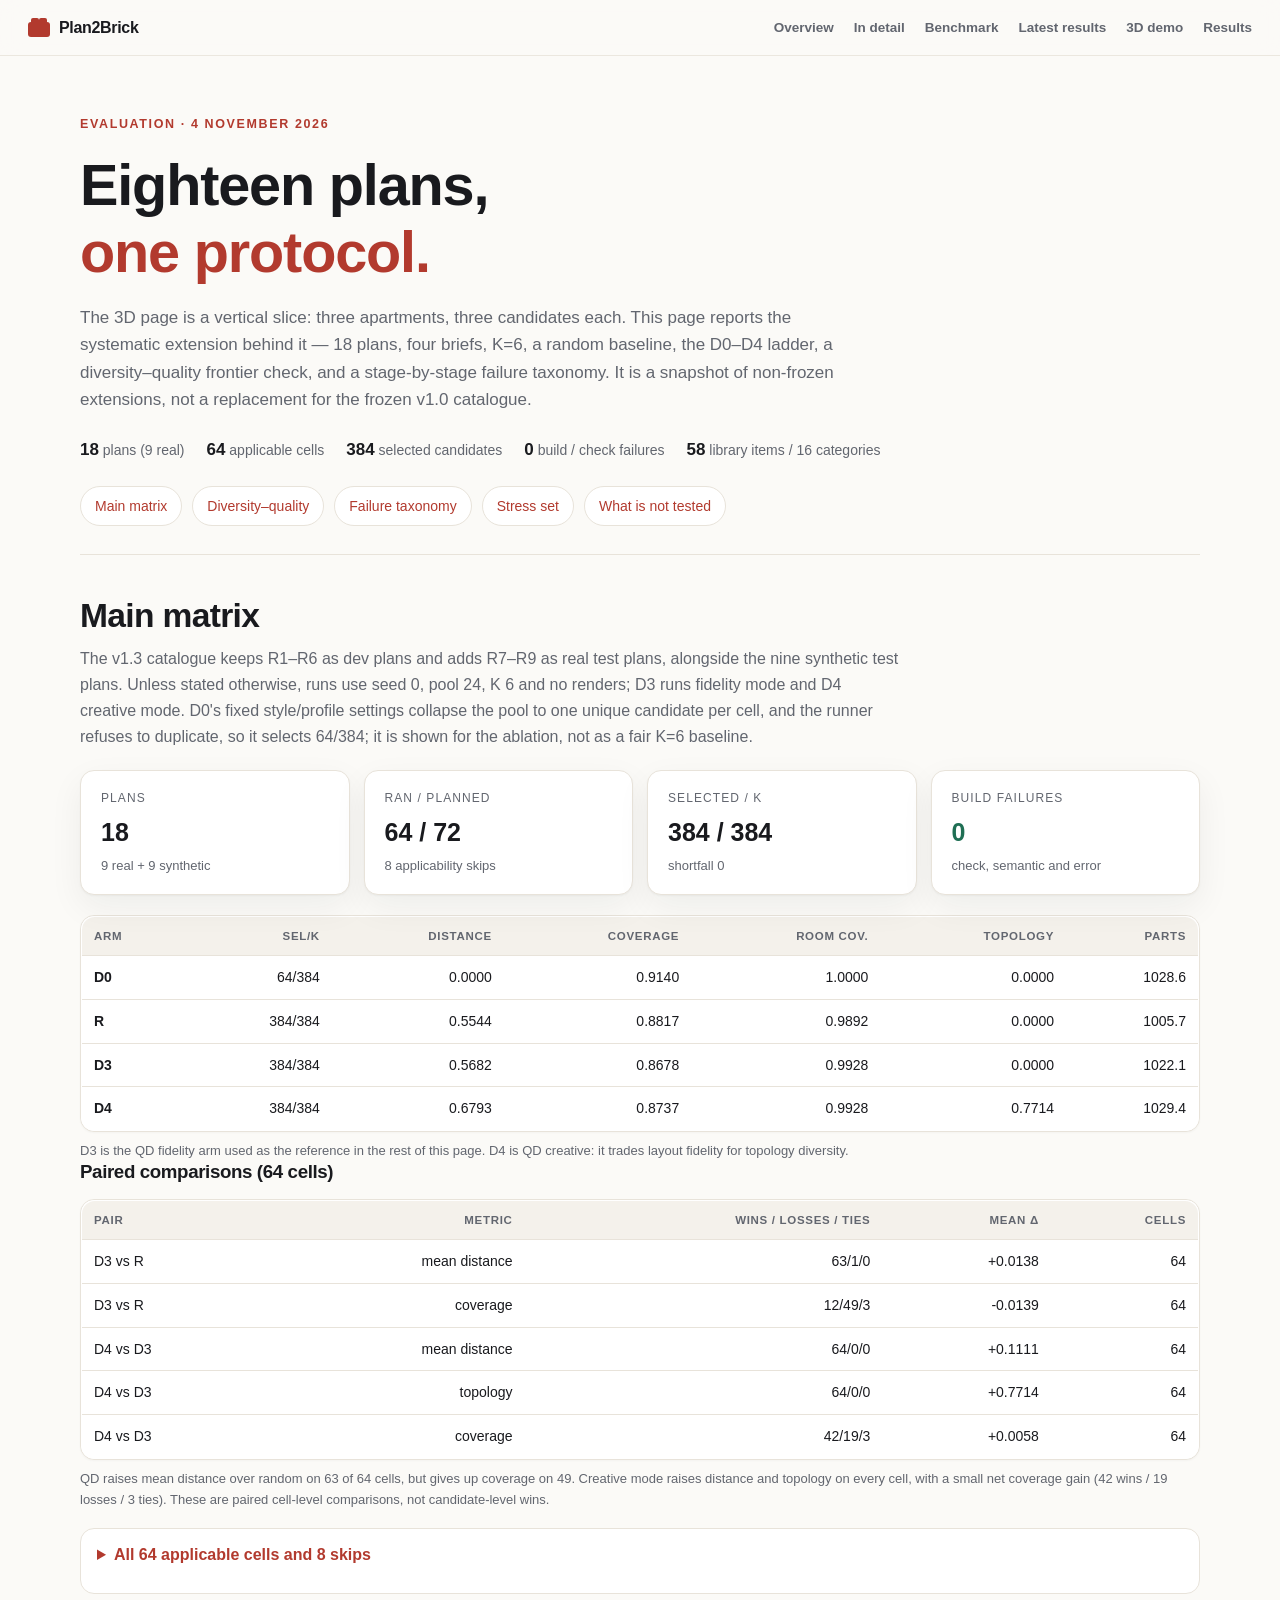
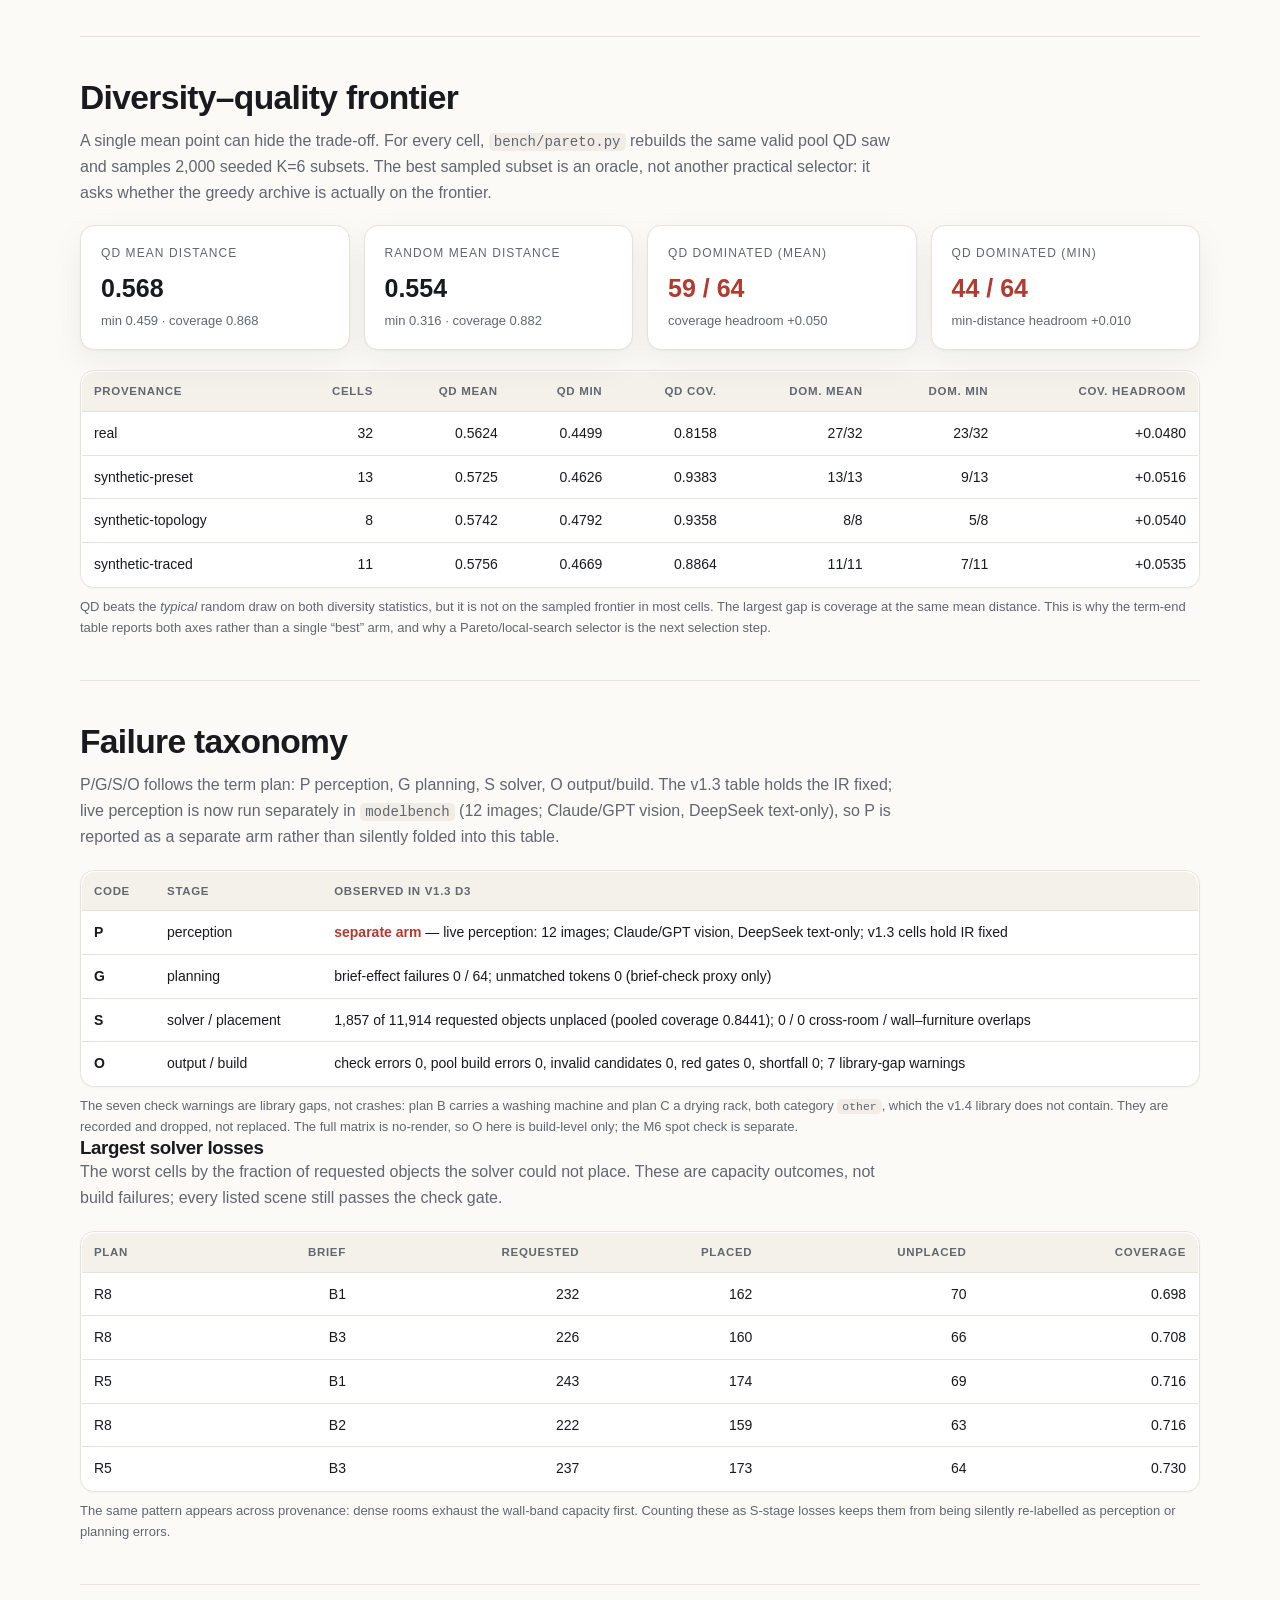
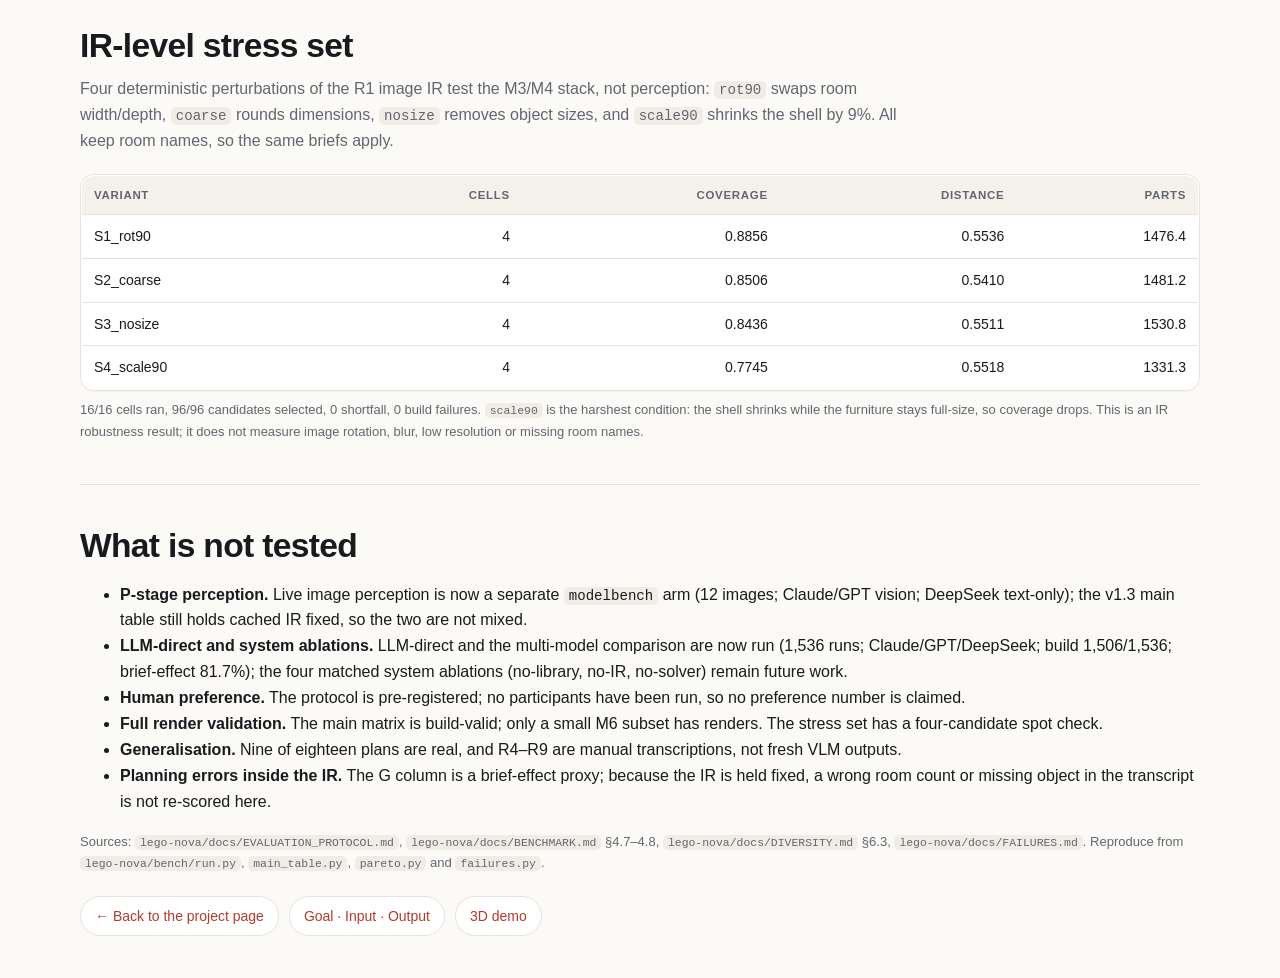
<file: benchmark.html>
<!doctype html>
<html lang="en">
<head>
<meta charset="utf-8">
<meta name="viewport" content="width=device-width, initial-scale=1">
<title>Plan2Brick · Benchmark</title>
<meta name="description" content="Plan2Brick benchmark: 18 floor plans, 4 briefs, K=6, four baseline arms, diversity-quality Pareto and a P/G/S/O failure taxonomy (4 November 2026).">
<link rel="icon" href="data:image/svg+xml,%3Csvg xmlns='http://www.w3.org/2000/svg' viewBox='0 0 64 64'%3E%3Crect x='6' y='20' width='52' height='34' rx='6' fill='%23b23a2e'/%3E%3Crect x='14' y='12' width='12' height='10' rx='3' fill='%23b23a2e'/%3E%3Crect x='38' y='12' width='12' height='10' rx='3' fill='%23b23a2e'/%3E%3C/svg%3E">
<link rel="stylesheet" href="./styles.css">
<style>
  .bench-hero { padding: 58px 0 28px; border-bottom: 1px solid var(--line); }
  .bench-hero h1 { font-size: clamp(2rem, 4.6vw, 3.6rem); max-width: 900px; }
  .bench-hero h1 em { color: var(--accent); font-style: normal; }
  .bench-sub { max-width: 760px; color: var(--muted); margin-top: 18px; font-size: 17px; }
  .facts { display: flex; flex-wrap: wrap; gap: 10px 22px; margin-top: 22px; color: var(--muted); font-size: 14px; }
  .facts b { color: var(--ink); font-size: 17px; }
  .bench-section { padding: 42px 0; border-bottom: 1px solid var(--line); }
  .bench-section h2 { font-size: clamp(1.5rem, 2.7vw, 2.1rem); margin-bottom: 10px; }
  .bench-section .lede { max-width: 820px; color: var(--muted); margin-bottom: 20px; }
  .bench-grid { display: grid; grid-template-columns: repeat(auto-fit, minmax(210px, 1fr)); gap: 14px; margin: 20px 0; }
  .card { background: var(--card); border: 1px solid var(--line); border-radius: var(--radius); padding: 18px 20px; box-shadow: var(--shadow); }
  .card .k { color: var(--muted); font-size: 12px; text-transform: uppercase; letter-spacing: .09em; }
  .card .v { font-size: 25px; font-weight: 750; margin-top: 4px; }
  .card .n { color: var(--muted); font-size: 13px; margin-top: 2px; }
  .table-wrap { overflow-x: auto; margin: 16px 0 8px; border-radius: var(--radius); }
  table { width: 100%; border-collapse: collapse; margin: 0; font-size: 14px; background: var(--card); border: 1px solid var(--line); border-radius: var(--radius); overflow: hidden; }
  th, td { padding: 10px 12px; border-bottom: 1px solid var(--line); text-align: right; white-space: nowrap; }
  th { background: var(--soft); color: var(--muted); font-size: 11.5px; text-transform: uppercase; letter-spacing: .06em; }
  th:first-child, td:first-child { text-align: left; }
  tr:last-child td { border-bottom: none; }
  .fault-table th:nth-child(2), .fault-table td:nth-child(2),
  .fault-table th:nth-child(3), .fault-table td:nth-child(3) { text-align: left; }
  .fault-table td:nth-child(3) { white-space: normal; min-width: 340px; }
  .all-cells { margin-top: 18px; border: 1px solid var(--line); border-radius: var(--radius); background: var(--card); padding: 0 16px 12px; }
  .all-cells summary { cursor: pointer; padding: 13px 0; font-weight: 650; color: var(--accent); }
  .all-cells .table-wrap { margin-top: 4px; }
  .note { color: var(--muted); font-size: 13px; margin-top: 8px; }
  .good { color: var(--green); font-weight: 650; }
  .warn { color: var(--accent); font-weight: 650; }
  .bench-links { display: flex; flex-wrap: wrap; gap: 10px; margin-top: 22px; }
  .bench-links a { border: 1px solid var(--line); background: var(--card); border-radius: 999px; padding: 8px 14px; font-size: 14px; }
  .bench-links a:hover { text-decoration: none; border-color: var(--accent); color: var(--accent); }
  code { font-family: var(--mono); }
  @media (max-width: 720px) {
    .site-head nav { display: none; }
    .bench-section { padding: 30px 0; }
    th, td { padding: 8px 9px; font-size: 12.5px; }
  }
</style>
</head>
<body>
<a class="skip" href="#main">Skip to the benchmark</a>
<header class="site-head">
  <a class="brand" href="index.html" aria-label="Plan2Brick home">
    <span class="brick" aria-hidden="true"><i></i><i></i></span>
    <span>Plan2Brick</span>
  </a>
  <nav aria-label="Sections">
    <a href="index.html">Overview</a>
    <a href="goal.html">In detail</a>
    <a href="benchmark.html" aria-current="page">Benchmark</a>
    <a href="latest.html">Latest results</a>
    <a href="index.html#viewer">3D demo</a>
    <a href="index.html#results">Results</a>
  </nav>
</header>

<main id="main">
<section class="bench-hero wrap">
  <p class="eyebrow">Evaluation · 4 November 2026</p>
  <h1>Eighteen plans,<br><em>one protocol.</em></h1>
  <p class="bench-sub">The 3D page is a vertical slice: three apartments, three candidates each.
  This page reports the systematic extension behind it — 18 plans, four briefs, K=6,
  a random baseline, the D0–D4 ladder, a diversity–quality frontier check, and a
  stage-by-stage failure taxonomy. It is a snapshot of non-frozen extensions, not a
  replacement for the frozen v1.0 catalogue.</p>
  <div class="facts">
    <span><b>18</b> plans (9 real)</span>
    <span><b>64</b> applicable cells</span>
    <span><b>384</b> selected candidates</span>
    <span><b>0</b> build / check failures</span>
    <span><b>58</b> library items / 16 categories</span>
  </div>
  <div class="bench-links">
    <a href="#matrix">Main matrix</a>
    <a href="#pareto">Diversity–quality</a>
    <a href="#failures">Failure taxonomy</a>
    <a href="#stress">Stress set</a>
    <a href="#caveats">What is not tested</a>
  </div>
</section>

<section class="bench-section wrap" id="matrix">
  <h2>Main matrix</h2>
  <p class="lede">The v1.3 catalogue keeps R1–R6 as dev plans and adds R7–R9 as real test
  plans, alongside the nine synthetic test plans. Unless stated otherwise, runs use seed
  0, pool 24, K 6 and no renders; D3 runs fidelity mode and D4 creative mode. D0's fixed
  style/profile settings collapse the pool to one unique candidate per cell, and the
  runner refuses to duplicate, so it selects 64/384; it is shown for the ablation, not as
  a fair K=6 baseline.</p>
  <div class="bench-grid">
    <div class="card"><div class="k">Plans</div><div class="v">18</div><div class="n">9 real + 9 synthetic</div></div>
    <div class="card"><div class="k">Ran / planned</div><div class="v">64 / 72</div><div class="n">8 applicability skips</div></div>
    <div class="card"><div class="k">Selected / K</div><div class="v">384 / 384</div><div class="n">shortfall 0</div></div>
    <div class="card"><div class="k">Build failures</div><div class="v good">0</div><div class="n">check, semantic and error</div></div>
  </div>
  <div class="table-wrap"><table class=""><thead><tr><th>Arm</th><th>Sel/K</th><th>Distance</th><th>Coverage</th><th>Room cov.</th><th>Topology</th><th>Parts</th></tr></thead><tbody><tr><td><b>D0</b></td><td>64/384</td><td>0.0000</td><td>0.9140</td><td>1.0000</td><td>0.0000</td><td>1028.6</td></tr><tr><td><b>R</b></td><td>384/384</td><td>0.5544</td><td>0.8817</td><td>0.9892</td><td>0.0000</td><td>1005.7</td></tr><tr><td><b>D3</b></td><td>384/384</td><td>0.5682</td><td>0.8678</td><td>0.9928</td><td>0.0000</td><td>1022.1</td></tr><tr><td><b>D4</b></td><td>384/384</td><td>0.6793</td><td>0.8737</td><td>0.9928</td><td>0.7714</td><td>1029.4</td></tr></tbody></table></div>
  <p class="note">D3 is the QD fidelity arm used as the reference in the rest of this page.
  D4 is QD creative: it trades layout fidelity for topology diversity.</p>

  <h3>Paired comparisons (64 cells)</h3>
  <div class="table-wrap"><table class=""><thead><tr><th>Pair</th><th>Metric</th><th>Wins / losses / ties</th><th>Mean Δ</th><th>Cells</th></tr></thead><tbody><tr><td>D3 vs R</td><td>mean distance</td><td>63/1/0</td><td>+0.0138</td><td>64</td></tr><tr><td>D3 vs R</td><td>coverage</td><td>12/49/3</td><td>-0.0139</td><td>64</td></tr><tr><td>D4 vs D3</td><td>mean distance</td><td>64/0/0</td><td>+0.1111</td><td>64</td></tr><tr><td>D4 vs D3</td><td>topology</td><td>64/0/0</td><td>+0.7714</td><td>64</td></tr><tr><td>D4 vs D3</td><td>coverage</td><td>42/19/3</td><td>+0.0058</td><td>64</td></tr></tbody></table></div>
  <p class="note">QD raises mean distance over random on 63 of 64 cells, but gives up
  coverage on 49. Creative mode raises distance and topology on every cell, with a small
  net coverage gain (42 wins / 19 losses / 3 ties). These are paired cell-level
  comparisons, not candidate-level wins.</p>

  <details class="all-cells">
    <summary>All 64 applicable cells and 8 skips</summary>
    <div class="table-wrap"><table class=""><thead><tr><th>Plan</th><th>Brief</th><th>Split</th><th>Provenance</th><th>Sel/K</th><th>Distance</th><th>Coverage</th><th>Room cov.</th><th>Parts</th></tr></thead><tbody><tr><td>R1</td><td>B1</td><td>dev</td><td>real</td><td>6/6</td><td>0.552</td><td>0.836</td><td>1.000</td><td>1463.8</td></tr><tr><td>R1</td><td>B2</td><td>dev</td><td>real</td><td>6/6</td><td>0.554</td><td>0.870</td><td>1.000</td><td>1466.8</td></tr><tr><td>R1</td><td>B3</td><td>dev</td><td>real</td><td>6/6</td><td>0.551</td><td>0.846</td><td>1.000</td><td>1461.3</td></tr><tr><td>R1</td><td>B4</td><td>dev</td><td>real</td><td>6/6</td><td>0.567</td><td>0.867</td><td>1.000</td><td>1475.2</td></tr><tr><td>R2</td><td>B1</td><td>dev</td><td>real</td><td>6/6</td><td>0.559</td><td>0.879</td><td>1.000</td><td>771.0</td></tr><tr><td>R2</td><td>B2</td><td>dev</td><td>real</td><td>6/6</td><td>0.575</td><td>0.901</td><td>1.000</td><td>783.5</td></tr><tr><td>R2</td><td>B3</td><td>dev</td><td>real</td><td>6/6</td><td>0.566</td><td>0.880</td><td>1.000</td><td>754.2</td></tr><tr><td>R3</td><td>B1</td><td>dev</td><td>real</td><td>6/6</td><td>0.570</td><td>0.831</td><td>1.000</td><td>905.7</td></tr><tr><td>R3</td><td>B3</td><td>dev</td><td>real</td><td>6/6</td><td>0.571</td><td>0.846</td><td>1.000</td><td>900.3</td></tr><tr><td>R3</td><td>B4</td><td>dev</td><td>real</td><td>6/6</td><td>0.568</td><td>0.924</td><td>1.000</td><td>911.0</td></tr><tr><td>R4</td><td>B1</td><td>dev</td><td>real</td><td>6/6</td><td>0.568</td><td>0.769</td><td>1.000</td><td>823.3</td></tr><tr><td>R4</td><td>B2</td><td>dev</td><td>real</td><td>6/6</td><td>0.569</td><td>0.811</td><td>1.000</td><td>819.3</td></tr><tr><td>R4</td><td>B3</td><td>dev</td><td>real</td><td>6/6</td><td>0.565</td><td>0.775</td><td>1.000</td><td>817.3</td></tr><tr><td>R5</td><td>B1</td><td>dev</td><td>real</td><td>6/6</td><td>0.560</td><td>0.741</td><td>1.000</td><td>1038.3</td></tr><tr><td>R5</td><td>B2</td><td>dev</td><td>real</td><td>6/6</td><td>0.561</td><td>0.799</td><td>1.000</td><td>1050.3</td></tr><tr><td>R5</td><td>B3</td><td>dev</td><td>real</td><td>6/6</td><td>0.561</td><td>0.755</td><td>1.000</td><td>1036.7</td></tr><tr><td>R5</td><td>B4</td><td>dev</td><td>real</td><td>6/6</td><td>0.567</td><td>0.825</td><td>1.000</td><td>1067.3</td></tr><tr><td>R6</td><td>B1</td><td>dev</td><td>real</td><td>6/6</td><td>0.562</td><td>0.811</td><td>1.000</td><td>1443.5</td></tr><tr><td>R6</td><td>B2</td><td>dev</td><td>real</td><td>6/6</td><td>0.565</td><td>0.816</td><td>1.000</td><td>1431.8</td></tr><tr><td>R6</td><td>B3</td><td>dev</td><td>real</td><td>6/6</td><td>0.563</td><td>0.823</td><td>1.000</td><td>1443.2</td></tr><tr><td>R6</td><td>B4</td><td>dev</td><td>real</td><td>6/6</td><td>0.554</td><td>0.857</td><td>1.000</td><td>1402.0</td></tr><tr><td>R7</td><td>B1</td><td>test</td><td>real</td><td>6/6</td><td>0.558</td><td>0.771</td><td>0.963</td><td>1122.0</td></tr><tr><td>R7</td><td>B2</td><td>test</td><td>real</td><td>6/6</td><td>0.553</td><td>0.807</td><td>0.963</td><td>1113.5</td></tr><tr><td>R7</td><td>B3</td><td>test</td><td>real</td><td>6/6</td><td>0.559</td><td>0.786</td><td>0.963</td><td>1118.2</td></tr><tr><td>R7</td><td>B4</td><td>test</td><td>real</td><td>6/6</td><td>0.571</td><td>0.835</td><td>0.963</td><td>1137.3</td></tr><tr><td>R8</td><td>B1</td><td>test</td><td>real</td><td>6/6</td><td>0.560</td><td>0.720</td><td>1.000</td><td>1105.5</td></tr><tr><td>R8</td><td>B2</td><td>test</td><td>real</td><td>6/6</td><td>0.566</td><td>0.736</td><td>1.000</td><td>1091.8</td></tr><tr><td>R8</td><td>B3</td><td>test</td><td>real</td><td>6/6</td><td>0.560</td><td>0.730</td><td>1.000</td><td>1102.2</td></tr><tr><td>R8</td><td>B4</td><td>test</td><td>real</td><td>6/6</td><td>0.557</td><td>0.817</td><td>1.000</td><td>1152.5</td></tr><tr><td>R9</td><td>B1</td><td>test</td><td>real</td><td>6/6</td><td>0.547</td><td>0.791</td><td>1.000</td><td>1329.7</td></tr><tr><td>R9</td><td>B2</td><td>test</td><td>real</td><td>6/6</td><td>0.560</td><td>0.844</td><td>1.000</td><td>1350.7</td></tr><tr><td>R9</td><td>B3</td><td>test</td><td>real</td><td>6/6</td><td>0.575</td><td>0.810</td><td>1.000</td><td>1347.2</td></tr><tr><td>A</td><td>B1</td><td>test</td><td>synthetic-traced</td><td>6/6</td><td>0.571</td><td>0.830</td><td>1.000</td><td>1035.3</td></tr><tr><td>A</td><td>B2</td><td>test</td><td>synthetic-traced</td><td>6/6</td><td>0.572</td><td>0.854</td><td>1.000</td><td>1024.7</td></tr><tr><td>A</td><td>B3</td><td>test</td><td>synthetic-traced</td><td>6/6</td><td>0.572</td><td>0.839</td><td>1.000</td><td>1025.3</td></tr><tr><td>A</td><td>B4</td><td>test</td><td>synthetic-traced</td><td>6/6</td><td>0.572</td><td>0.896</td><td>1.000</td><td>1072.3</td></tr><tr><td>B</td><td>B1</td><td>test</td><td>synthetic-traced</td><td>6/6</td><td>0.575</td><td>0.842</td><td>0.944</td><td>771.2</td></tr><tr><td>B</td><td>B2</td><td>test</td><td>synthetic-traced</td><td>6/6</td><td>0.576</td><td>0.833</td><td>0.944</td><td>771.2</td></tr><tr><td>B</td><td>B3</td><td>test</td><td>synthetic-traced</td><td>6/6</td><td>0.577</td><td>0.881</td><td>0.944</td><td>762.0</td></tr><tr><td>C</td><td>B1</td><td>test</td><td>synthetic-traced</td><td>6/6</td><td>0.575</td><td>0.925</td><td>0.963</td><td>1153.2</td></tr><tr><td>C</td><td>B2</td><td>test</td><td>synthetic-traced</td><td>6/6</td><td>0.578</td><td>0.953</td><td>0.963</td><td>1143.3</td></tr><tr><td>C</td><td>B3</td><td>test</td><td>synthetic-traced</td><td>6/6</td><td>0.576</td><td>0.941</td><td>0.963</td><td>1145.2</td></tr><tr><td>C</td><td>B4</td><td>test</td><td>synthetic-traced</td><td>6/6</td><td>0.587</td><td>0.955</td><td>0.963</td><td>1176.2</td></tr><tr><td>studio</td><td>B1</td><td>test</td><td>synthetic-preset</td><td>6/6</td><td>0.577</td><td>0.891</td><td>1.000</td><td>579.2</td></tr><tr><td>studio</td><td>B2</td><td>test</td><td>synthetic-preset</td><td>6/6</td><td>0.582</td><td>0.957</td><td>1.000</td><td>569.0</td></tr><tr><td>studio</td><td>B3</td><td>test</td><td>synthetic-preset</td><td>6/6</td><td>0.579</td><td>0.910</td><td>1.000</td><td>573.0</td></tr><tr><td>1br</td><td>B1</td><td>test</td><td>synthetic-preset</td><td>6/6</td><td>0.567</td><td>0.949</td><td>1.000</td><td>788.2</td></tr><tr><td>1br</td><td>B2</td><td>test</td><td>synthetic-preset</td><td>6/6</td><td>0.573</td><td>0.979</td><td>1.000</td><td>797.3</td></tr><tr><td>1br</td><td>B3</td><td>test</td><td>synthetic-preset</td><td>6/6</td><td>0.568</td><td>0.947</td><td>1.000</td><td>777.2</td></tr><tr><td>2br</td><td>B1</td><td>test</td><td>synthetic-preset</td><td>6/6</td><td>0.566</td><td>0.892</td><td>1.000</td><td>919.0</td></tr><tr><td>2br</td><td>B2</td><td>test</td><td>synthetic-preset</td><td>6/6</td><td>0.567</td><td>0.945</td><td>1.000</td><td>911.5</td></tr><tr><td>2br</td><td>B3</td><td>test</td><td>synthetic-preset</td><td>6/6</td><td>0.567</td><td>0.912</td><td>1.000</td><td>911.3</td></tr><tr><td>3br</td><td>B1</td><td>test</td><td>synthetic-preset</td><td>6/6</td><td>0.569</td><td>0.938</td><td>1.000</td><td>1238.2</td></tr><tr><td>3br</td><td>B2</td><td>test</td><td>synthetic-preset</td><td>6/6</td><td>0.576</td><td>0.956</td><td>1.000</td><td>1223.8</td></tr><tr><td>3br</td><td>B3</td><td>test</td><td>synthetic-preset</td><td>6/6</td><td>0.570</td><td>0.945</td><td>1.000</td><td>1229.3</td></tr><tr><td>3br</td><td>B4</td><td>test</td><td>synthetic-preset</td><td>6/6</td><td>0.582</td><td>0.976</td><td>1.000</td><td>1250.0</td></tr><tr><td>openplan</td><td>B1</td><td>test</td><td>synthetic-topology</td><td>6/6</td><td>0.571</td><td>0.923</td><td>1.000</td><td>793.5</td></tr><tr><td>openplan</td><td>B2</td><td>test</td><td>synthetic-topology</td><td>6/6</td><td>0.570</td><td>0.917</td><td>1.000</td><td>770.7</td></tr><tr><td>openplan</td><td>B3</td><td>test</td><td>synthetic-topology</td><td>6/6</td><td>0.571</td><td>0.920</td><td>1.000</td><td>782.5</td></tr><tr><td>openplan</td><td>B4</td><td>test</td><td>synthetic-topology</td><td>6/6</td><td>0.582</td><td>0.956</td><td>1.000</td><td>777.5</td></tr><tr><td>lshape</td><td>B1</td><td>test</td><td>synthetic-topology</td><td>6/6</td><td>0.569</td><td>0.932</td><td>1.000</td><td>815.8</td></tr><tr><td>lshape</td><td>B2</td><td>test</td><td>synthetic-topology</td><td>6/6</td><td>0.579</td><td>0.945</td><td>1.000</td><td>782.8</td></tr><tr><td>lshape</td><td>B3</td><td>test</td><td>synthetic-topology</td><td>6/6</td><td>0.571</td><td>0.947</td><td>1.000</td><td>807.8</td></tr><tr><td>lshape</td><td>B4</td><td>test</td><td>synthetic-topology</td><td>6/6</td><td>0.581</td><td>0.946</td><td>1.000</td><td>800.5</td></tr></tbody></table></div>
    <p class="note"><b>Applicability skips.</b> R2 B4: unmatched: Use the dining room as a study; R3 B2: unmatched: Remove the plant from the living room; R4 B4: unmatched: Use the dining room as a study; R9 B4: unmatched: Use the dining room as a study; B B4: unmatched: Use the dining room as a study; studio B4: unmatched: Use the dining room as a study; 1br B4: unmatched: Use the dining room as a study; 2br B4: unmatched: Use the dining room as a study.</p>
  </details>
</section>

<section class="bench-section wrap" id="pareto">
  <h2>Diversity–quality frontier</h2>
  <p class="lede">A single mean point can hide the trade-off. For every cell,
  <code>bench/pareto.py</code> rebuilds the same valid pool QD saw and samples 2,000
  seeded K=6 subsets. The best sampled subset is an oracle, not another practical
  selector: it asks whether the greedy archive is actually on the frontier.</p>
  <div class="bench-grid">
    <div class="card"><div class="k">QD mean distance</div><div class="v">0.568</div><div class="n">min 0.459 · coverage 0.868</div></div>
    <div class="card"><div class="k">Random mean distance</div><div class="v">0.554</div><div class="n">min 0.316 · coverage 0.882</div></div>
    <div class="card"><div class="k">QD dominated (mean)</div><div class="v warn">59 / 64</div><div class="n">coverage headroom +0.050</div></div>
    <div class="card"><div class="k">QD dominated (min)</div><div class="v warn">44 / 64</div><div class="n">min-distance headroom +0.010</div></div>
  </div>
  <div class="table-wrap"><table class=""><thead><tr><th>Provenance</th><th>Cells</th><th>QD mean</th><th>QD min</th><th>QD cov.</th><th>Dom. mean</th><th>Dom. min</th><th>Cov. headroom</th></tr></thead><tbody><tr><td>real</td><td>32</td><td>0.5624</td><td>0.4499</td><td>0.8158</td><td>27/32</td><td>23/32</td><td>+0.0480</td></tr><tr><td>synthetic-preset</td><td>13</td><td>0.5725</td><td>0.4626</td><td>0.9383</td><td>13/13</td><td>9/13</td><td>+0.0516</td></tr><tr><td>synthetic-topology</td><td>8</td><td>0.5742</td><td>0.4792</td><td>0.9358</td><td>8/8</td><td>5/8</td><td>+0.0540</td></tr><tr><td>synthetic-traced</td><td>11</td><td>0.5756</td><td>0.4669</td><td>0.8864</td><td>11/11</td><td>7/11</td><td>+0.0535</td></tr></tbody></table></div>
  <p class="note">QD beats the <em>typical</em> random draw on both diversity statistics,
  but it is not on the sampled frontier in most cells. The largest gap is coverage at the
  same mean distance. This is why the term-end table reports both axes rather than a
  single “best” arm, and why a Pareto/local-search selector is the next selection step.</p>
</section>

<section class="bench-section wrap" id="failures">
  <h2>Failure taxonomy</h2>
  <p class="lede">P/G/S/O follows the term plan: P perception, G planning, S solver,
  O output/build. The v1.3 table holds the IR fixed; live perception is now run
  separately in <code>modelbench</code> (12 images; Claude/GPT vision, DeepSeek
  text-only), so P is reported as a separate arm rather than silently folded into
  this table.</p>
  <div class="table-wrap"><table class="fault-table"><thead><tr><th>Code</th><th>Stage</th><th>Observed in v1.3 D3</th></tr></thead><tbody><tr><td><b>P</b></td><td>perception</td><td><span class='warn'>separate arm</span> — live perception: 12 images; Claude/GPT vision, DeepSeek text-only; v1.3 cells hold IR fixed</td></tr><tr><td><b>G</b></td><td>planning</td><td>brief-effect failures 0 / 64; unmatched tokens 0 (brief-check proxy only)</td></tr><tr><td><b>S</b></td><td>solver / placement</td><td>1,857 of 11,914 requested objects unplaced (pooled coverage 0.8441); 0 / 0 cross-room / wall–furniture overlaps</td></tr><tr><td><b>O</b></td><td>output / build</td><td>check errors 0, pool build errors 0, invalid candidates 0, red gates 0, shortfall 0; 7 library-gap warnings</td></tr></tbody></table></div>
  <p class="note">The seven check warnings are library gaps, not crashes: plan B carries
  a washing machine and plan C a drying rack, both category <code>other</code>, which the
  v1.4 library does not contain. They are recorded and dropped, not replaced. The full
  matrix is no-render, so O here is build-level only; the M6 spot check is separate.</p>

  <h3>Largest solver losses</h3>
  <p class="lede">The worst cells by the fraction of requested objects the solver could
  not place. These are capacity outcomes, not build failures; every listed scene still
  passes the check gate.</p>
  <div class="table-wrap"><table class=""><thead><tr><th>Plan</th><th>Brief</th><th>Requested</th><th>Placed</th><th>Unplaced</th><th>Coverage</th></tr></thead><tbody><tr><td>R8</td><td>B1</td><td>232</td><td>162</td><td>70</td><td>0.698</td></tr><tr><td>R8</td><td>B3</td><td>226</td><td>160</td><td>66</td><td>0.708</td></tr><tr><td>R5</td><td>B1</td><td>243</td><td>174</td><td>69</td><td>0.716</td></tr><tr><td>R8</td><td>B2</td><td>222</td><td>159</td><td>63</td><td>0.716</td></tr><tr><td>R5</td><td>B3</td><td>237</td><td>173</td><td>64</td><td>0.730</td></tr></tbody></table></div>
  <p class="note">The same pattern appears across provenance: dense rooms exhaust the
  wall-band capacity first. Counting these as S-stage losses keeps them from being
  silently re-labelled as perception or planning errors.</p>
</section>

<section class="bench-section wrap" id="stress">
  <h2>IR-level stress set</h2>
  <p class="lede">Four deterministic perturbations of the R1 image IR test the M3/M4
  stack, not perception: <code>rot90</code> swaps room width/depth, <code>coarse</code>
  rounds dimensions, <code>nosize</code> removes object sizes, and <code>scale90</code>
  shrinks the shell by 9%. All keep room names, so the same briefs apply.</p>
  <div class="table-wrap"><table class=""><thead><tr><th>Variant</th><th>Cells</th><th>Coverage</th><th>Distance</th><th>Parts</th></tr></thead><tbody><tr><td>S1_rot90</td><td>4</td><td>0.8856</td><td>0.5536</td><td>1476.4</td></tr><tr><td>S2_coarse</td><td>4</td><td>0.8506</td><td>0.5410</td><td>1481.2</td></tr><tr><td>S3_nosize</td><td>4</td><td>0.8436</td><td>0.5511</td><td>1530.8</td></tr><tr><td>S4_scale90</td><td>4</td><td>0.7745</td><td>0.5518</td><td>1331.3</td></tr></tbody></table></div>
  <p class="note">16/16 cells ran, 96/96 candidates selected, 0 shortfall, 0 build
  failures. <code>scale90</code> is the harshest condition: the shell shrinks while the
  furniture stays full-size, so coverage drops. This is an IR robustness result; it does
  not measure image rotation, blur, low resolution or missing room names.</p>
</section>

<section class="bench-section wrap" id="caveats">
  <h2>What is not tested</h2>
  <ul>
    <li><b>P-stage perception.</b> Live image perception is now a separate <code>modelbench</code> arm (12 images; Claude/GPT vision; DeepSeek text-only); the v1.3 main table still holds cached IR fixed, so the two are not mixed.</li>
    <li><b>LLM-direct and system ablations.</b> LLM-direct and the multi-model comparison are now run (1,536 runs; Claude/GPT/DeepSeek; build 1,506/1,536; brief-effect 81.7%); the four matched system ablations (no-library, no-IR, no-solver) remain future work.</li>
    <li><b>Human preference.</b> The protocol is pre-registered; no participants have been run, so no preference number is claimed.</li>
    <li><b>Full render validation.</b> The main matrix is build-valid; only a small M6 subset has renders. The stress set has a four-candidate spot check.</li>
    <li><b>Generalisation.</b> Nine of eighteen plans are real, and R4–R9 are manual transcriptions, not fresh VLM outputs.</li>
    <li><b>Planning errors inside the IR.</b> The G column is a brief-effect proxy; because the IR is held fixed, a wrong room count or missing object in the transcript is not re-scored here.</li>
  </ul>
  <p class="note">Sources: <code>lego-nova/docs/EVALUATION_PROTOCOL.md</code>,
  <code>lego-nova/docs/BENCHMARK.md</code> §4.7–4.8,
  <code>lego-nova/docs/DIVERSITY.md</code> §6.3,
  <code>lego-nova/docs/FAILURES.md</code>. Reproduce from
  <code>lego-nova/bench/run.py</code>, <code>main_table.py</code>, <code>pareto.py</code>
  and <code>failures.py</code>.</p>
  <div class="bench-links">
    <a href="index.html">← Back to the project page</a>
    <a href="goal.html">Goal · Input · Output</a>
    <a href="index.html#viewer">3D demo</a>
  </div>
</section>
</main>
</body>
</html>
</file>
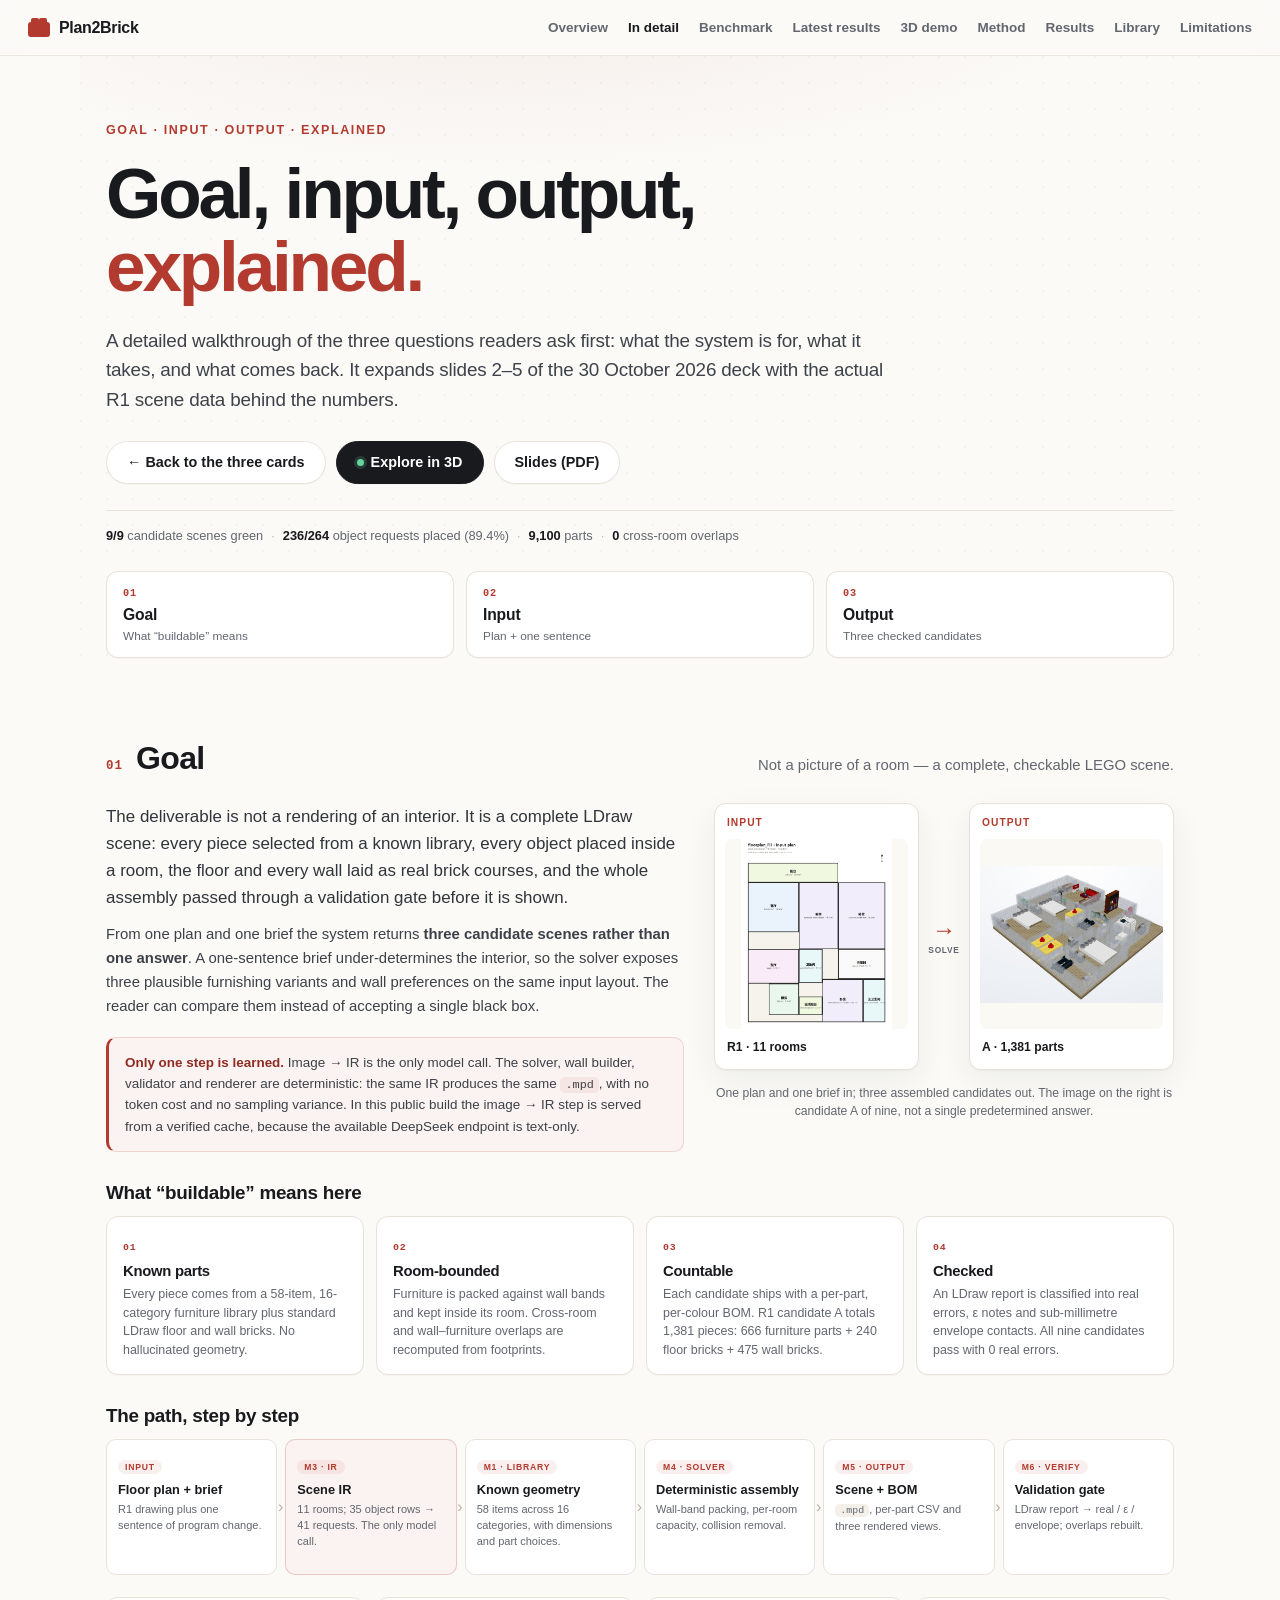
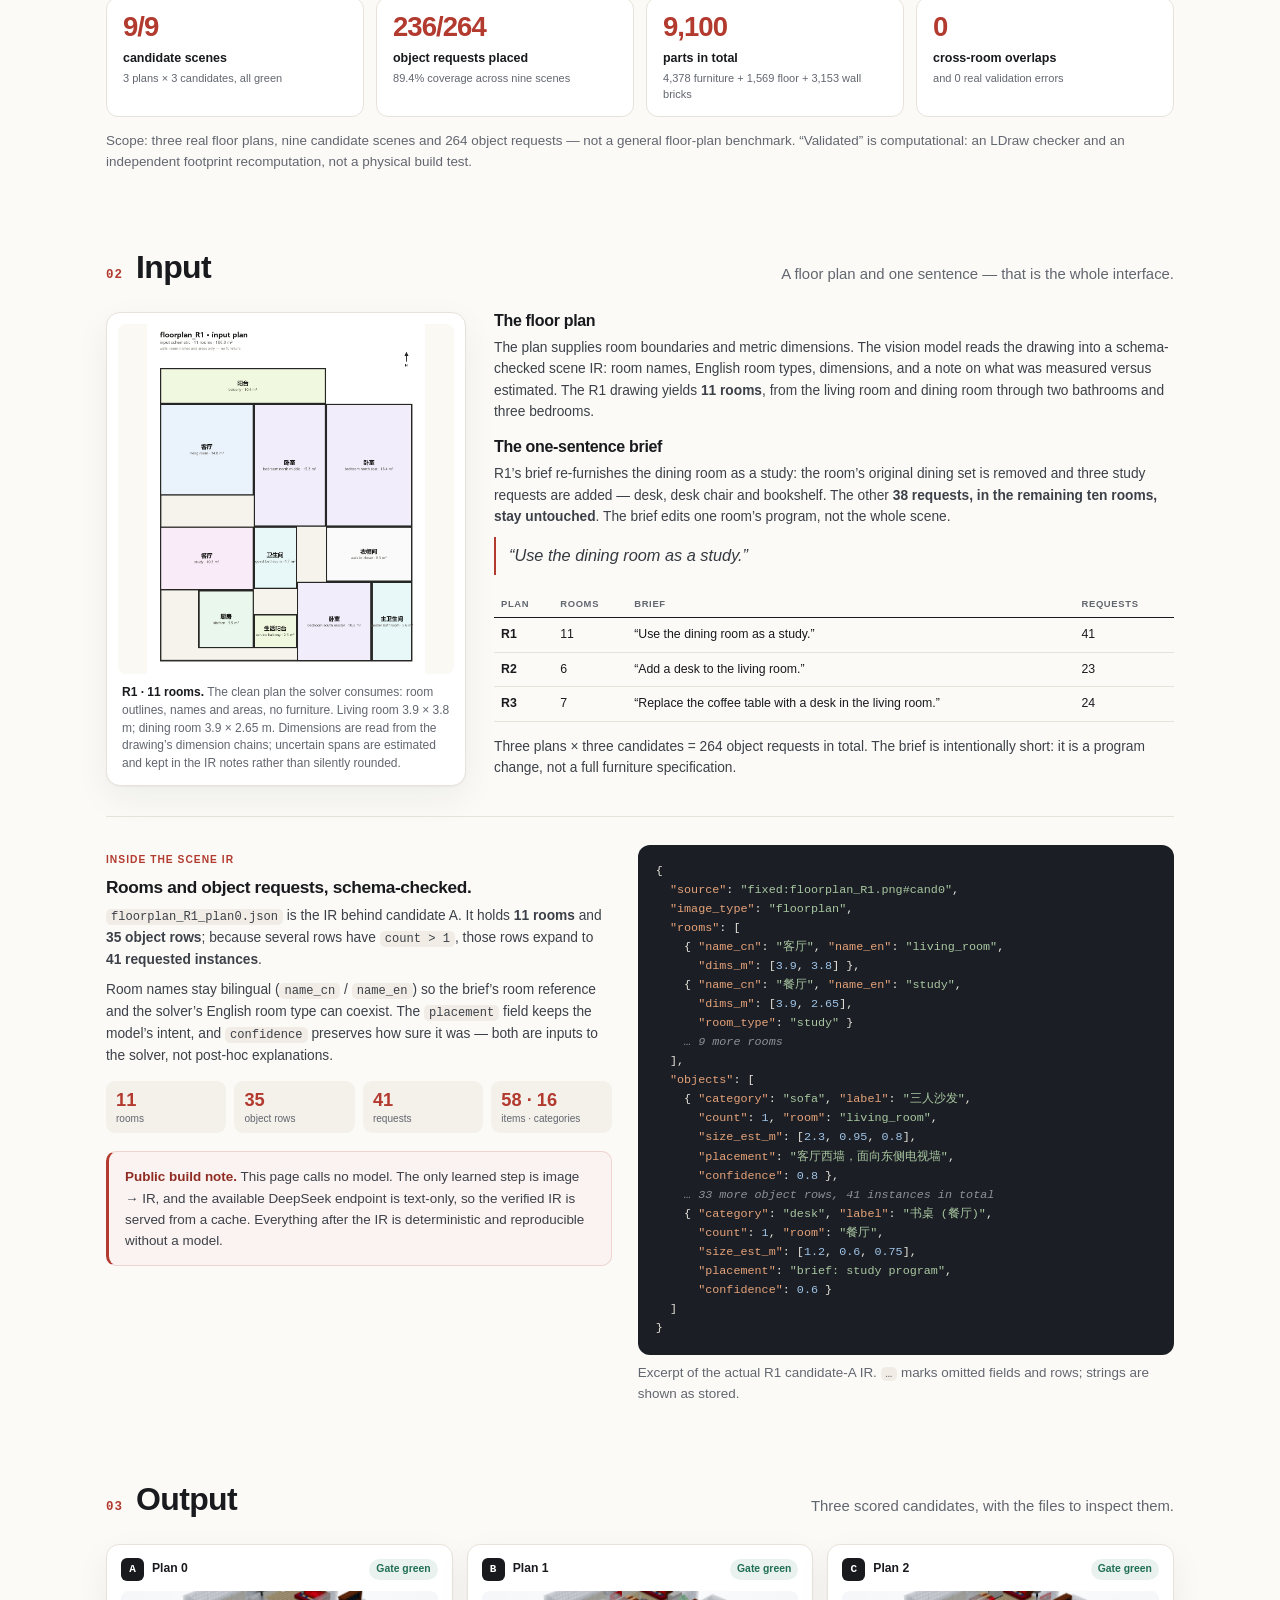
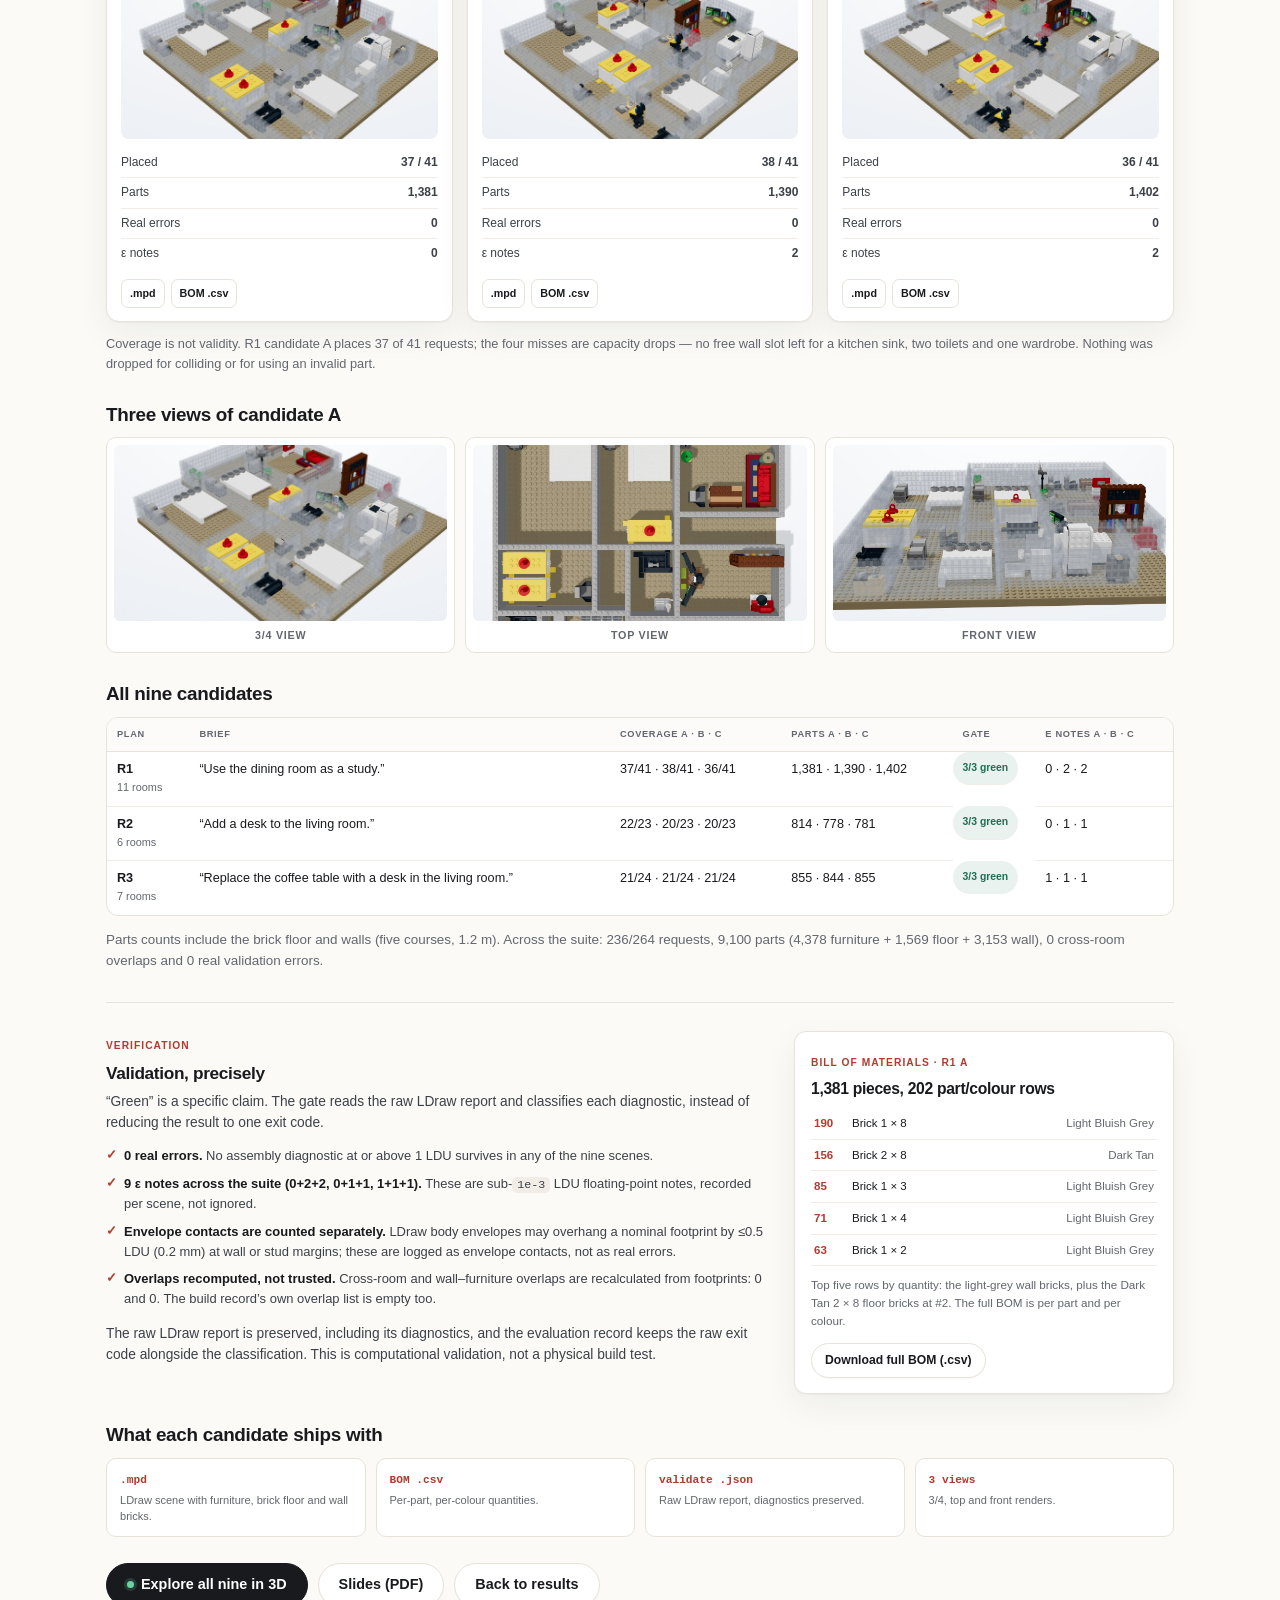
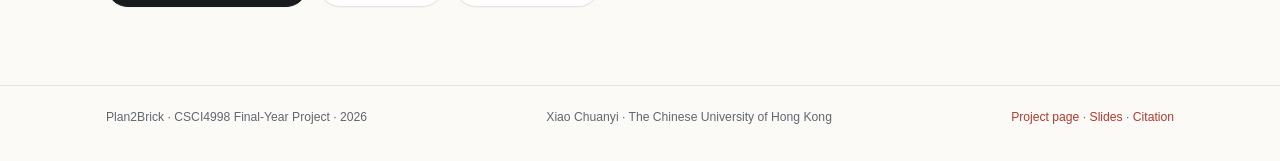
<file: goal.html>
<!doctype html>
<html lang="en">
<head>
<meta charset="utf-8">
<meta name="viewport" content="width=device-width, initial-scale=1">
<title>Plan2Brick · Goal, Input, Output, Explained</title>
<meta name="description" content="A detailed walkthrough of Plan2Brick's goal, input and output: floor plan plus one sentence in, three validated LEGO scenes out, with the actual R1 scene data behind the numbers.">
<meta property="og:title" content="Plan2Brick · Goal, Input, Output, Explained">
<meta property="og:description" content="What “buildable” means, what the system reads, and what each candidate ships with — expanded from slides 2–5 with real R1 IR, BOM and validation data.">
<meta property="og:type" content="article">
<meta property="og:url" content="https://xcy-pangloss.github.io/plan2brick/goal.html">
<meta property="og:image" content="https://xcy-pangloss.github.io/plan2brick/assets/renders/floorplan_R1_plan0_home.jpg">
<link rel="icon" href="data:image/svg+xml,%3Csvg xmlns='http://www.w3.org/2000/svg' viewBox='0 0 64 64'%3E%3Crect x='6' y='20' width='52' height='34' rx='6' fill='%23b23a2e'/%3E%3Crect x='14' y='12' width='12' height='10' rx='3' fill='%23b23a2e'/%3E%3Crect x='38' y='12' width='12' height='10' rx='3' fill='%23b23a2e'/%3E%3C/svg%3E">
<link rel="stylesheet" href="./styles.css">
<link rel="stylesheet" href="./goal.css">
</head>
<body>
<a class="skip" href="#main">Skip to the walkthrough</a>

<header class="site-head">
  <a class="brand" href="index.html" aria-label="Plan2Brick home">
    <span class="brick" aria-hidden="true"><i></i><i></i></span>
    <span>Plan2Brick</span>
  </a>
  <nav aria-label="Sections">
    <a href="index.html">Overview</a>
    <a href="goal.html" aria-current="page">In detail</a>
    <a href="benchmark.html">Benchmark</a>
    <a href="latest.html">Latest results</a>
    <a href="index.html#viewer">3D demo</a>
    <a href="index.html#method">Method</a>
    <a href="index.html#results">Results</a>
    <a href="index.html#library">Library</a>
    <a href="index.html#limitations">Limitations</a>
  </nav>
</header>

<main id="main">

<section class="detail-hero wrap">
  <p class="eyebrow">Goal · Input · Output · explained</p>
  <h1>Goal, input, output,<br><em>explained.</em></h1>
  <p class="detail-sub">A detailed walkthrough of the three questions readers ask first: what the system is for, what it takes, and what comes back. It expands slides 2–5 of the 30 October 2026 deck with the actual R1 scene data behind the numbers.</p>
  <div class="links">
    <a class="pill" href="index.html#glance">← Back to the three cards</a>
    <a class="pill primary" href="index.html#viewer"><span class="dot"></span>Explore in 3D</a>
    <a class="pill" href="assets/slides/slides.pdf">Slides (PDF)</a>
  </div>
  <p class="detail-facts"><span><b>9/9</b> candidate scenes green</span><span><b>236/264</b> object requests placed (89.4%)</span><span><b>9,100</b> parts</span><span><b>0</b> cross-room overlaps</span></p>

  <nav class="detail-toc" aria-label="On this page">
    <a href="#goal"><span>01</span><b>Goal</b><small>What “buildable” means</small></a>
    <a href="#input"><span>02</span><b>Input</b><small>Plan + one sentence</small></a>
    <a href="#output"><span>03</span><b>Output</b><small>Three checked candidates</small></a>
  </nav>
</section>

<section class="detail-section wrap" id="goal">
  <div class="section-head">
    <div><span class="num">01</span><h2>Goal</h2></div>
    <p>Not a picture of a room — a complete, checkable LEGO scene.</p>
  </div>

  <div class="detail-grid">
    <div class="detail-copy">
      <p class="lead">The deliverable is not a rendering of an interior. It is a complete LDraw scene: every piece selected from a known library, every object placed inside a room, the floor and every wall laid as real brick courses, and the whole assembly passed through a validation gate before it is shown.</p>
      <p>From one plan and one brief the system returns <strong>three candidate scenes rather than one answer</strong>. A one-sentence brief under-determines the interior, so the solver exposes three plausible furnishing variants and wall preferences on the same input layout. The reader can compare them instead of accepting a single black box.</p>
      <div class="callout"><b>Only one step is learned.</b> Image → IR is the only model call. The solver, wall builder, validator and renderer are deterministic: the same IR produces the same <code>.mpd</code>, with no token cost and no sampling variance. In this public build the image → IR step is served from a verified cache, because the available DeepSeek endpoint is text-only.</div>
    </div>

    <figure class="goal-pair">
      <div class="goal-shot">
        <span class="mini-label">Input</span>
        <img src="assets/plans/R1.png" alt="R1 input schematic: room outlines, names and areas, no furniture" loading="lazy">
        <b>R1 · 11 rooms</b>
      </div>
      <div class="goal-arrow" aria-hidden="true"><span class="arrow-glyph">→</span><small>solve</small></div>
      <div class="goal-shot">
        <span class="mini-label">Output</span>
        <img src="assets/renders/floorplan_R1_plan0_home.jpg" alt="R1 candidate A rendered in LEGO" loading="lazy">
        <b>A · 1,381 parts</b>
      </div>
      <figcaption>One plan and one brief in; three assembled candidates out. The image on the right is candidate A of nine, not a single predetermined answer.</figcaption>
    </figure>
  </div>

  <h3 class="block-title">What “buildable” means here</h3>
  <div class="contract-grid">
    <article class="contract">
      <span>01</span>
      <h3>Known parts</h3>
      <p>Every piece comes from a 58-item, 16-category furniture library plus standard LDraw floor and wall bricks. No hallucinated geometry.</p>
    </article>
    <article class="contract">
      <span>02</span>
      <h3>Room-bounded</h3>
      <p>Furniture is packed against wall bands and kept inside its room. Cross-room and wall–furniture overlaps are recomputed from footprints.</p>
    </article>
    <article class="contract">
      <span>03</span>
      <h3>Countable</h3>
      <p>Each candidate ships with a per-part, per-colour BOM. R1 candidate A totals 1,381 pieces: 666 furniture parts + 240 floor bricks + 475 wall bricks.</p>
    </article>
    <article class="contract">
      <span>04</span>
      <h3>Checked</h3>
      <p>An LDraw report is classified into real errors, ε notes and sub-millimetre envelope contacts. All nine candidates pass with 0 real errors.</p>
    </article>
  </div>

  <h3 class="block-title">The path, step by step</h3>
  <div class="pipe">
    <article class="pipe-step">
      <span class="tag">Input</span>
      <b>Floor plan + brief</b>
      <small>R1 drawing plus one sentence of program change.</small>
    </article>
    <article class="pipe-step hi">
      <span class="tag">M3 · IR</span>
      <b>Scene IR</b>
      <small>11 rooms; 35 object rows → 41 requests. The only model call.</small>
    </article>
    <article class="pipe-step">
      <span class="tag">M1 · Library</span>
      <b>Known geometry</b>
      <small>58 items across 16 categories, with dimensions and part choices.</small>
    </article>
    <article class="pipe-step">
      <span class="tag">M4 · Solver</span>
      <b>Deterministic assembly</b>
      <small>Wall-band packing, per-room capacity, collision removal.</small>
    </article>
    <article class="pipe-step">
      <span class="tag">M5 · Output</span>
      <b>Scene + BOM</b>
      <small><code>.mpd</code>, per-part CSV and three rendered views.</small>
    </article>
    <article class="pipe-step">
      <span class="tag">M6 · Verify</span>
      <b>Validation gate</b>
      <small>LDraw report → real / ε / envelope; overlaps rebuilt.</small>
    </article>
  </div>

  <div class="kpi-row">
    <div><b>9/9</b><span>candidate scenes</span><em>3 plans × 3 candidates, all green</em></div>
    <div><b>236/264</b><span>object requests placed</span><em>89.4% coverage across nine scenes</em></div>
    <div><b>9,100</b><span>parts in total</span><em>4,378 furniture + 1,569 floor + 3,153 wall bricks</em></div>
    <div><b>0</b><span>cross-room overlaps</span><em>and 0 real validation errors</em></div>
  </div>

  <p class="fineprint">Scope: three real floor plans, nine candidate scenes and 264 object requests — not a general floor-plan benchmark. “Validated” is computational: an LDraw checker and an independent footprint recomputation, not a physical build test.</p>
</section>

<section class="detail-section wrap" id="input">
  <div class="section-head">
    <div><span class="num">02</span><h2>Input</h2></div>
    <p>A floor plan and one sentence — that is the whole interface.</p>
  </div>

  <div class="input-layout">
    <figure class="detail-plan">
      <img src="assets/plans/R1.png" alt="R1 input schematic: room outlines, names and areas, no furniture" loading="lazy">
      <figcaption><b>R1 · 11 rooms.</b> The clean plan the solver consumes: room outlines, names and areas, no furniture. Living room 3.9 × 3.8 m; dining room 3.9 × 2.65 m. Dimensions are read from the drawing’s dimension chains; uncertain spans are estimated and kept in the IR notes rather than silently rounded.</figcaption>
    </figure>

    <div class="input-copy">
      <h3>The floor plan</h3>
      <p>The plan supplies room boundaries and metric dimensions. The vision model reads the drawing into a schema-checked scene IR: room names, English room types, dimensions, and a note on what was measured versus estimated. The R1 drawing yields <strong>11 rooms</strong>, from the living room and dining room through two bathrooms and three bedrooms.</p>

      <h3>The one-sentence brief</h3>
      <p>R1’s brief re-furnishes the dining room as a study: the room’s original dining set is removed and three study requests are added — desk, desk chair and bookshelf. The other <strong>38 requests, in the remaining ten rooms, stay untouched</strong>. The brief edits one room’s program, not the whole scene.</p>
      <blockquote class="detail-quote">“Use the dining room as a study.”</blockquote>

      <table class="brief-table">
        <thead>
          <tr><th>Plan</th><th>Rooms</th><th>Brief</th><th>Requests</th></tr>
        </thead>
        <tbody>
          <tr><td>R1</td><td>11</td><td>“Use the dining room as a study.”</td><td>41</td></tr>
          <tr><td>R2</td><td>6</td><td>“Add a desk to the living room.”</td><td>23</td></tr>
          <tr><td>R3</td><td>7</td><td>“Replace the coffee table with a desk in the living room.”</td><td>24</td></tr>
        </tbody>
      </table>
      <p class="fineprint">Three plans × three candidates = 264 object requests in total. The brief is intentionally short: it is a program change, not a full furniture specification.</p>
    </div>
  </div>

  <div class="ir-layout">
    <div class="ir-copy">
      <span class="mini-label">Inside the scene IR</span>
      <h3>Rooms and object requests, schema-checked.</h3>
      <p><code>floorplan_R1_plan0.json</code> is the IR behind candidate A. It holds <strong>11 rooms</strong> and <strong>35 object rows</strong>; because several rows have <code>count &gt; 1</code>, those rows expand to <strong>41 requested instances</strong>.</p>
      <p>Room names stay bilingual (<code>name_cn</code> / <code>name_en</code>) so the brief’s room reference and the solver’s English room type can coexist. The <code>placement</code> field keeps the model’s intent, and <code>confidence</code> preserves how sure it was — both are inputs to the solver, not post-hoc explanations.</p>
      <div class="ir-facts">
        <div><b>11</b><span>rooms</span></div>
        <div><b>35</b><span>object rows</span></div>
        <div><b>41</b><span>requests</span></div>
        <div><b>58 · 16</b><span>items · categories</span></div>
      </div>
      <div class="callout"><b>Public build note.</b> This page calls no model. The only learned step is image → IR, and the available DeepSeek endpoint is text-only, so the verified IR is served from a cache. Everything after the IR is deterministic and reproducible without a model.</div>
    </div>

    <div>
      <pre class="code-block"><code>{
  <span class="k">"source"</span>: <span class="s">"fixed:floorplan_R1.png#cand0"</span>,
  <span class="k">"image_type"</span>: <span class="s">"floorplan"</span>,
  <span class="k">"rooms"</span>: [
    { <span class="k">"name_cn"</span>: <span class="s">"客厅"</span>, <span class="k">"name_en"</span>: <span class="s">"living_room"</span>,
      <span class="k">"dims_m"</span>: [<span class="n">3.9</span>, <span class="n">3.8</span>] },
    { <span class="k">"name_cn"</span>: <span class="s">"餐厅"</span>, <span class="k">"name_en"</span>: <span class="s">"study"</span>,
      <span class="k">"dims_m"</span>: [<span class="n">3.9</span>, <span class="n">2.65</span>],
      <span class="k">"room_type"</span>: <span class="s">"study"</span> }
    <span class="c">… 9 more rooms</span>
  ],
  <span class="k">"objects"</span>: [
    { <span class="k">"category"</span>: <span class="s">"sofa"</span>, <span class="k">"label"</span>: <span class="s">"三人沙发"</span>,
      <span class="k">"count"</span>: <span class="n">1</span>, <span class="k">"room"</span>: <span class="s">"living_room"</span>,
      <span class="k">"size_est_m"</span>: [<span class="n">2.3</span>, <span class="n">0.95</span>, <span class="n">0.8</span>],
      <span class="k">"placement"</span>: <span class="s">"客厅西墙，面向东侧电视墙"</span>,
      <span class="k">"confidence"</span>: <span class="n">0.8</span> },
    <span class="c">… 33 more object rows, 41 instances in total</span>
    { <span class="k">"category"</span>: <span class="s">"desk"</span>, <span class="k">"label"</span>: <span class="s">"书桌 (餐厅)"</span>,
      <span class="k">"count"</span>: <span class="n">1</span>, <span class="k">"room"</span>: <span class="s">"餐厅"</span>,
      <span class="k">"size_est_m"</span>: [<span class="n">1.2</span>, <span class="n">0.6</span>, <span class="n">0.75</span>],
      <span class="k">"placement"</span>: <span class="s">"brief: study program"</span>,
      <span class="k">"confidence"</span>: <span class="n">0.6</span> }
  ]
}</code></pre>
      <p class="fineprint">Excerpt of the actual R1 candidate-A IR. <code>…</code> marks omitted fields and rows; strings are shown as stored.</p>
    </div>
  </div>
</section>

<section class="detail-section wrap" id="output">
  <div class="section-head">
    <div><span class="num">03</span><h2>Output</h2></div>
    <p>Three scored candidates, with the files to inspect them.</p>
  </div>

  <div class="cand-grid">
    <article class="cand-card">
      <div class="cand-head"><span class="cand-letter">A</span><span>Plan 0</span><span class="gate">Gate green</span></div>
      <img src="assets/renders/floorplan_R1_plan0_home.jpg" alt="R1 candidate A home view" loading="lazy">
      <ul class="cand-stats">
        <li><span>Placed</span><b>37 / 41</b></li>
        <li><span>Parts</span><b>1,381</b></li>
        <li><span>Real errors</span><b>0</b></li>
        <li><span>ε notes</span><b>0</b></li>
      </ul>
      <div class="cand-actions">
        <a href="assets/downloads/floorplan_R1_plan0.mpd" download>.mpd</a>
        <a href="assets/downloads/floorplan_R1_plan0.csv" download>BOM .csv</a>
      </div>
    </article>
    <article class="cand-card">
      <div class="cand-head"><span class="cand-letter">B</span><span>Plan 1</span><span class="gate">Gate green</span></div>
      <img src="assets/renders/floorplan_R1_plan1_home.jpg" alt="R1 candidate B home view" loading="lazy">
      <ul class="cand-stats">
        <li><span>Placed</span><b>38 / 41</b></li>
        <li><span>Parts</span><b>1,390</b></li>
        <li><span>Real errors</span><b>0</b></li>
        <li><span>ε notes</span><b>2</b></li>
      </ul>
      <div class="cand-actions">
        <a href="assets/downloads/floorplan_R1_plan1.mpd" download>.mpd</a>
        <a href="assets/downloads/floorplan_R1_plan1.csv" download>BOM .csv</a>
      </div>
    </article>
    <article class="cand-card">
      <div class="cand-head"><span class="cand-letter">C</span><span>Plan 2</span><span class="gate">Gate green</span></div>
      <img src="assets/renders/floorplan_R1_plan2_home.jpg" alt="R1 candidate C home view" loading="lazy">
      <ul class="cand-stats">
        <li><span>Placed</span><b>36 / 41</b></li>
        <li><span>Parts</span><b>1,402</b></li>
        <li><span>Real errors</span><b>0</b></li>
        <li><span>ε notes</span><b>2</b></li>
      </ul>
      <div class="cand-actions">
        <a href="assets/downloads/floorplan_R1_plan2.mpd" download>.mpd</a>
        <a href="assets/downloads/floorplan_R1_plan2.csv" download>BOM .csv</a>
      </div>
    </article>
  </div>
  <p class="cand-note">Coverage is not validity. R1 candidate A places 37 of 41 requests; the four misses are capacity drops — no free wall slot left for a kitchen sink, two toilets and one wardrobe. Nothing was dropped for colliding or for using an invalid part.</p>

  <h3 class="block-title">Three views of candidate A</h3>
  <div class="view-strip">
    <figure><img src="assets/renders/floorplan_R1_plan0_home.jpg" alt="R1 A three-quarter view" loading="lazy"><figcaption>3/4 view</figcaption></figure>
    <figure><img src="assets/renders/floorplan_R1_plan0_top.jpg" alt="R1 A top view" loading="lazy"><figcaption>Top view</figcaption></figure>
    <figure><img src="assets/renders/floorplan_R1_plan0_front.jpg" alt="R1 A front view" loading="lazy"><figcaption>Front view</figcaption></figure>
  </div>

  <h3 class="block-title">All nine candidates</h3>
  <div class="table-scroll">
    <table class="data-table">
      <thead>
        <tr>
          <th>Plan</th>
          <th>Brief</th>
          <th>Coverage A · B · C</th>
          <th>Parts A · B · C</th>
          <th>Gate</th>
          <th>ε notes A · B · C</th>
        </tr>
      </thead>
      <tbody>
        <tr>
          <td><b>R1</b><br><span class="sub">11 rooms</span></td>
          <td>“Use the dining room as a study.”</td>
          <td class="num">37/41 · 38/41 · 36/41</td>
          <td class="num">1,381 · 1,390 · 1,402</td>
          <td class="gate">3/3 green</td>
          <td class="num">0 · 2 · 2</td>
        </tr>
        <tr>
          <td><b>R2</b><br><span class="sub">6 rooms</span></td>
          <td>“Add a desk to the living room.”</td>
          <td class="num">22/23 · 20/23 · 20/23</td>
          <td class="num">814 · 778 · 781</td>
          <td class="gate">3/3 green</td>
          <td class="num">0 · 1 · 1</td>
        </tr>
        <tr>
          <td><b>R3</b><br><span class="sub">7 rooms</span></td>
          <td>“Replace the coffee table with a desk in the living room.”</td>
          <td class="num">21/24 · 21/24 · 21/24</td>
          <td class="num">855 · 844 · 855</td>
          <td class="gate">3/3 green</td>
          <td class="num">1 · 1 · 1</td>
        </tr>
      </tbody>
    </table>
  </div>
  <p class="scroll-hint">Swipe horizontally to see the full table →</p>
  <p class="fineprint">Parts counts include the brick floor and walls (five courses, 1.2 m). Across the suite: 236/264 requests, 9,100 parts (4,378 furniture + 1,569 floor + 3,153 wall), 0 cross-room overlaps and 0 real validation errors.</p>

  <div class="precision-grid">
    <div class="precision-copy">
      <span class="mini-label">Verification</span>
      <h3>Validation, precisely</h3>
      <p>“Green” is a specific claim. The gate reads the raw LDraw report and classifies each diagnostic, instead of reducing the result to one exit code.</p>
      <ul class="check-list">
        <li><b>0 real errors.</b> No assembly diagnostic at or above 1 LDU survives in any of the nine scenes.</li>
        <li><b>9 ε notes across the suite (0+2+2, 0+1+1, 1+1+1).</b> These are sub-<code>1e-3</code> LDU floating-point notes, recorded per scene, not ignored.</li>
        <li><b>Envelope contacts are counted separately.</b> LDraw body envelopes may overhang a nominal footprint by ≤0.5 LDU (0.2 mm) at wall or stud margins; these are logged as envelope contacts, not as real errors.</li>
        <li><b>Overlaps recomputed, not trusted.</b> Cross-room and wall–furniture overlaps are recalculated from footprints: 0 and 0. The build record’s own overlap list is empty too.</li>
      </ul>
      <p class="fineprint">The raw LDraw report is preserved, including its diagnostics, and the evaluation record keeps the raw exit code alongside the classification. This is computational validation, not a physical build test.</p>
    </div>

    <aside class="bom-card">
      <span class="mini-label">Bill of materials · R1 A</span>
      <h3>1,381 pieces, 202 part/colour rows</h3>
      <table class="bom-table">
        <tbody>
          <tr><td>190</td><td>Brick 1 × 8</td><td>Light Bluish Grey</td></tr>
          <tr><td>156</td><td>Brick 2 × 8</td><td>Dark Tan</td></tr>
          <tr><td>85</td><td>Brick 1 × 3</td><td>Light Bluish Grey</td></tr>
          <tr><td>71</td><td>Brick 1 × 4</td><td>Light Bluish Grey</td></tr>
          <tr><td>63</td><td>Brick 1 × 2</td><td>Light Bluish Grey</td></tr>
        </tbody>
      </table>
      <p class="fineprint">Top five rows by quantity: the light-grey wall bricks, plus the Dark Tan 2 × 8 floor bricks at #2. The full BOM is per part and per colour.</p>
      <a class="pill" href="assets/downloads/floorplan_R1_plan0.csv" download>Download full BOM (.csv)</a>
    </aside>
  </div>

  <h3 class="block-title">What each candidate ships with</h3>
  <div class="output-files">
    <div class="file-card"><b>.mpd</b><span>LDraw scene with furniture, brick floor and wall bricks.</span></div>
    <div class="file-card"><b>BOM .csv</b><span>Per-part, per-colour quantities.</span></div>
    <div class="file-card"><b>validate .json</b><span>Raw LDraw report, diagnostics preserved.</span></div>
    <div class="file-card"><b>3 views</b><span>3/4, top and front renders.</span></div>
  </div>

  <div class="cta-row">
    <a class="pill primary" href="index.html#viewer"><span class="dot"></span>Explore all nine in 3D</a>
    <a class="pill" href="assets/slides/slides.pdf">Slides (PDF)</a>
    <a class="pill" href="index.html#results">Back to results</a>
  </div>
</section>

</main>

<footer class="site-foot">
  <div class="wrap foot-inner">
    <span>Plan2Brick · CSCI4998 Final-Year Project · 2026</span>
    <span>Xiao Chuanyi · The Chinese University of Hong Kong</span>
    <span><a href="index.html">Project page</a> · <a href="assets/slides/slides.pdf">Slides</a> · <a href="index.html#citation">Citation</a></span>
  </div>
</footer>

</body>
</html>
</file>
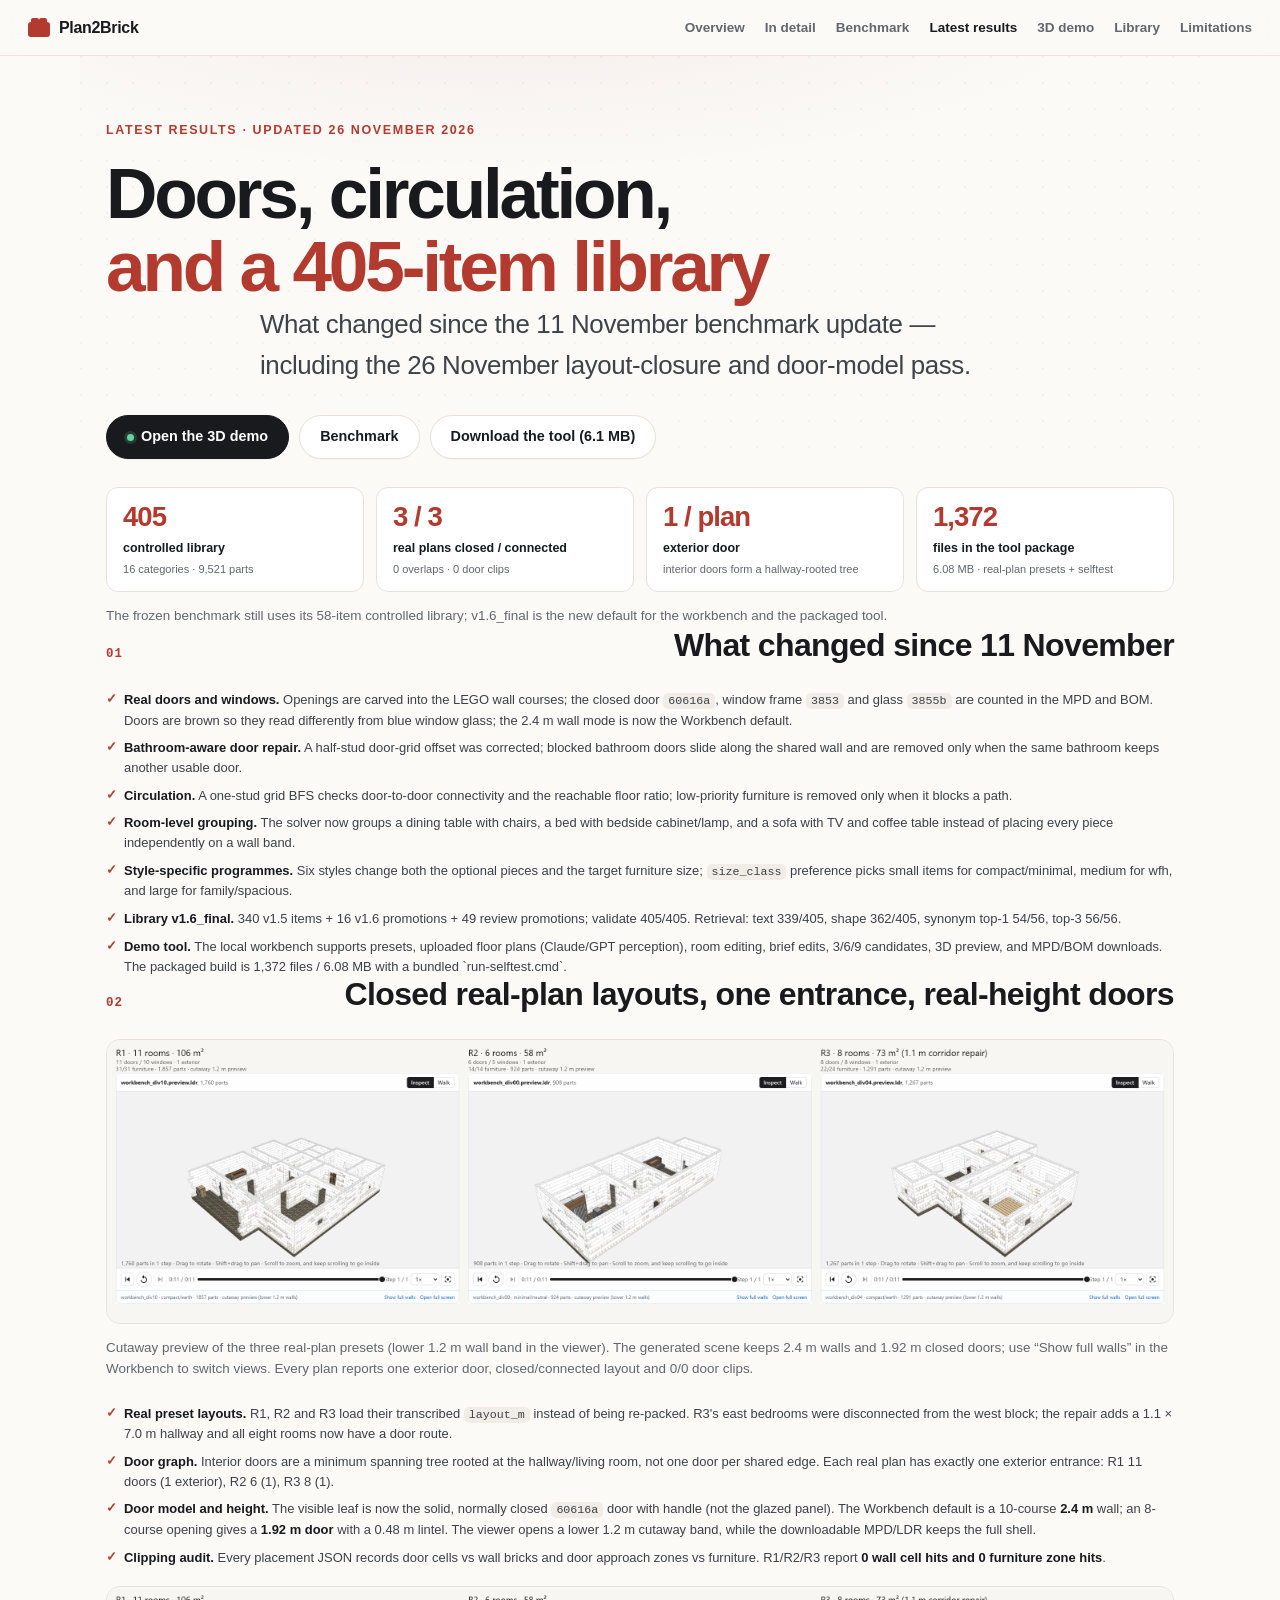
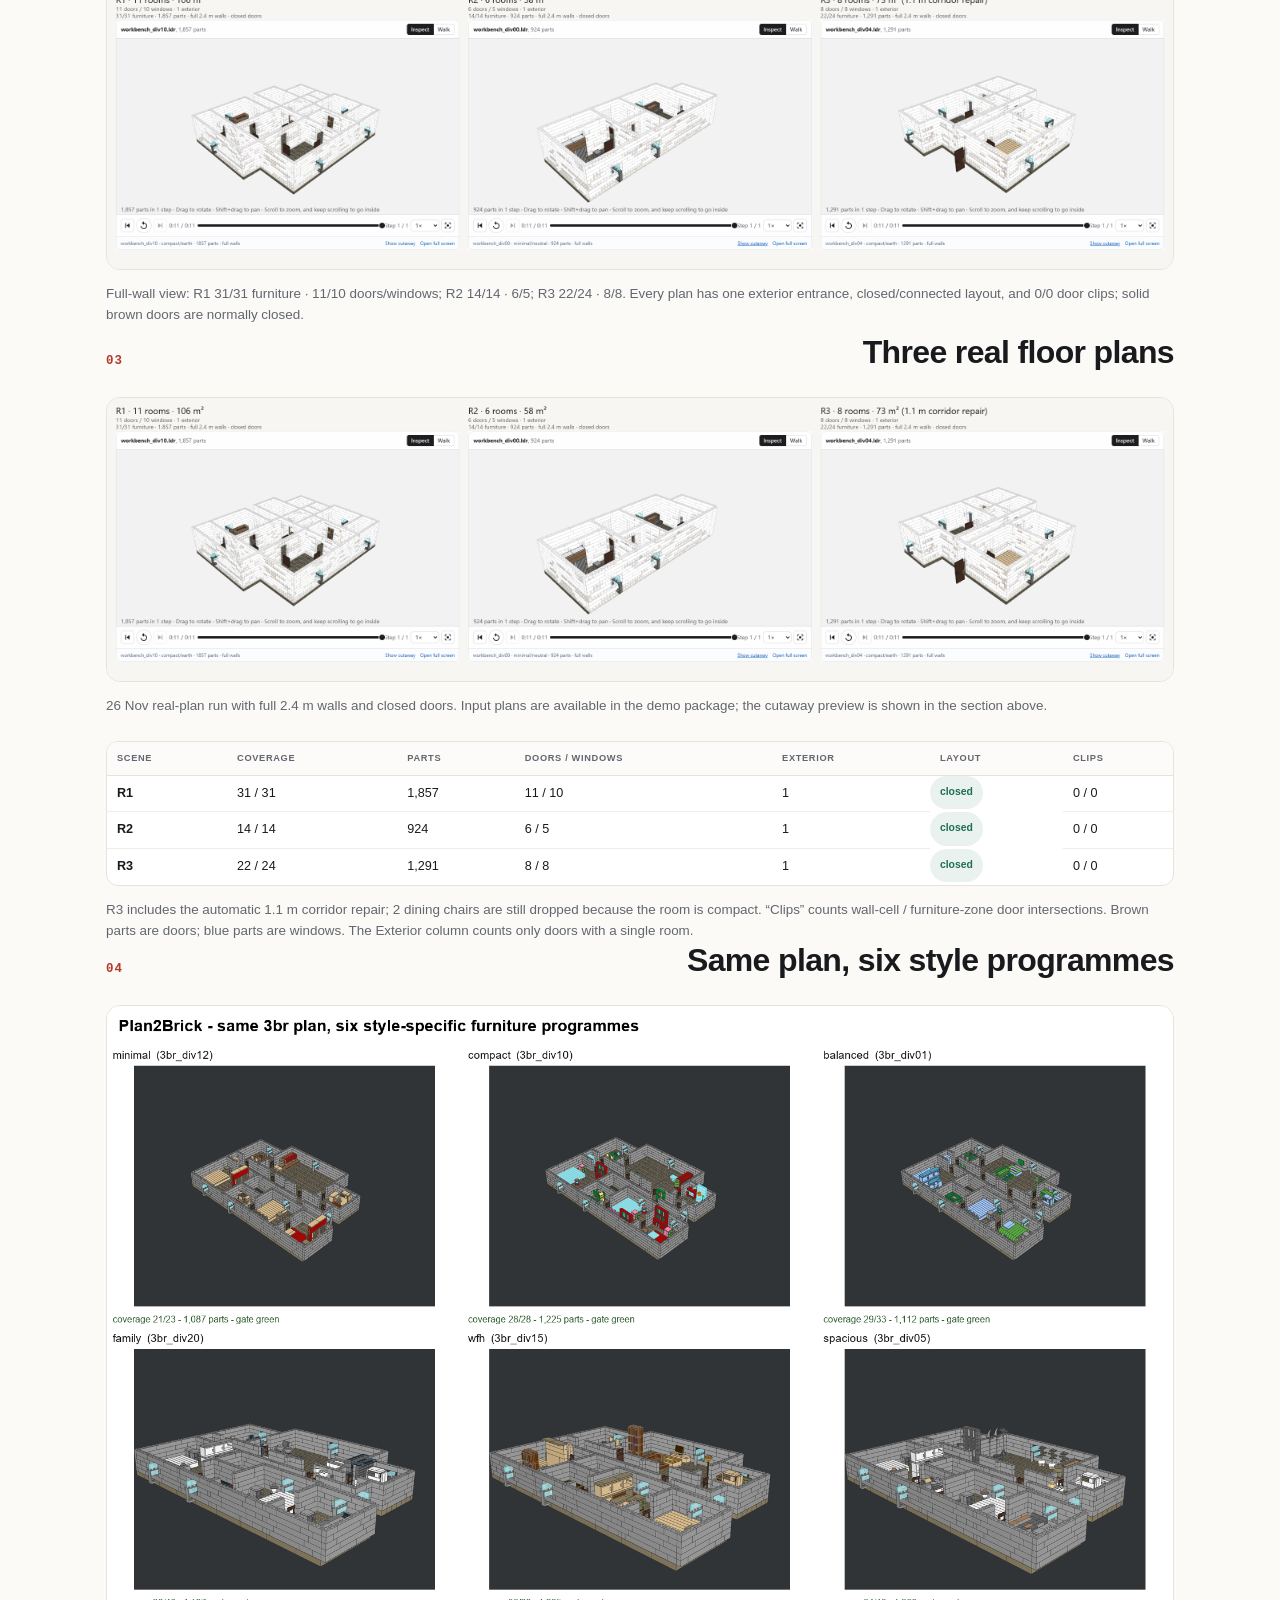
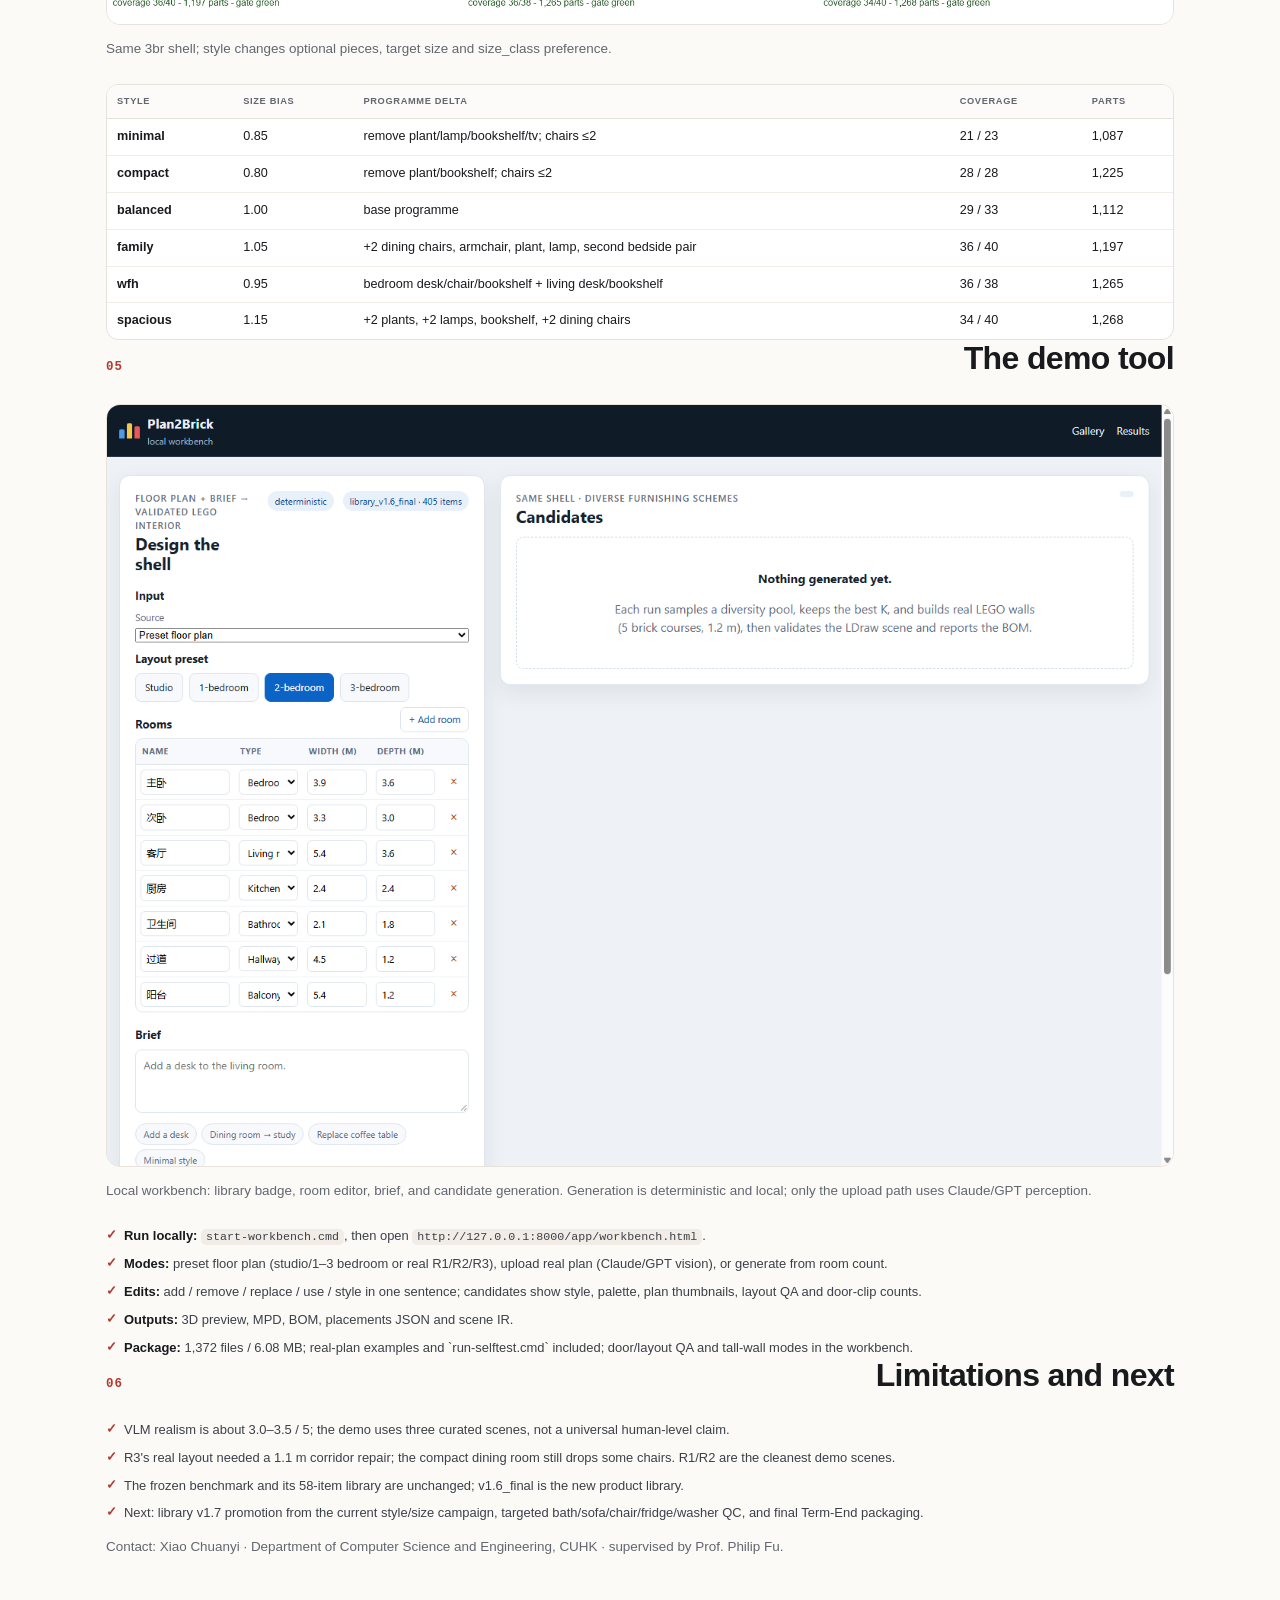
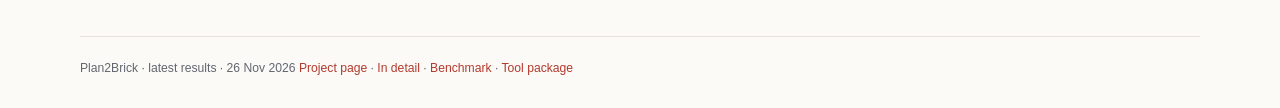
<file: latest.html>
<!doctype html>
<html lang="en">
<head>
<meta charset="utf-8">
<meta name="viewport" content="width=device-width, initial-scale=1">
<title>Plan2Brick · Latest results (26 Nov 2026)</title>
<meta name="description" content="Plan2Brick latest results: real-plan layout closure, one exterior entrance per apartment, spanning-tree interior doors, real-height/translucent walls, circulation repair, six style-specific furniture programmes, a 405-item validated library, and a packaged local workbench.">
<meta property="og:title" content="Plan2Brick · Latest results (26 Nov 2026)">
<meta property="og:description" content="Closed real-plan layouts, one entrance, real-height doors with zero clipping, six style programmes, 405-item library, and a 1,370-file demo package.">
<meta property="og:type" content="article">
<meta property="og:url" content="https://xcy-pangloss.github.io/plan2brick/latest.html">
<meta property="og:image" content="https://xcy-pangloss.github.io/plan2brick/assets/latest/demo_3plans_closed.png">
<link rel="icon" href="data:image/svg+xml,%3Csvg xmlns='http://www.w3.org/2000/svg' viewBox='0 0 64 64'%3E%3Crect x='6' y='20' width='52' height='34' rx='6' fill='%23b23a2e'/%3E%3Crect x='14' y='12' width='12' height='10' rx='3' fill='%23b23a2e'/%3E%3Crect x='38' y='12' width='12' height='10' rx='3' fill='%23b23a2e'/%3E%3C/svg%3E">
<link rel="stylesheet" href="./styles.css">
<link rel="stylesheet" href="./goal.css">
</head>
<body>
<a class="skip" href="#main">Skip to the latest results</a>

<header class="site-head">
  <a class="brand" href="index.html" aria-label="Plan2Brick home">
    <span class="brick" aria-hidden="true"><i></i><i></i></span>
    <span>Plan2Brick</span>
  </a>
  <nav aria-label="Sections">
    <a href="index.html">Overview</a>
    <a href="goal.html">In detail</a>
    <a href="benchmark.html">Benchmark</a>
    <a href="latest.html" aria-current="page">Latest results</a>
    <a href="index.html#viewer">3D demo</a>
    <a href="index.html#library">Library</a>
    <a href="index.html#limitations">Limitations</a>
  </nav>
</header>

<main id="main">

<section class="detail-hero wrap">
  <p class="eyebrow">Latest results · updated 26 November 2026</p>
  <h1>Doors, circulation,<br><em>and a 405-item library</em></h1>
  <p class="subtitle">What changed since the 11 November benchmark update — including the 26 November layout-closure and door-model pass.</p>
  <div class="links">
    <a class="pill primary" href="index.html#viewer"><span class="dot"></span>Open the 3D demo</a>
    <a class="pill" href="benchmark.html">Benchmark</a>
    <a class="pill" href="assets/downloads/plan2brick_tool_v1.2_20261126.zip">Download the tool (6.1 MB)</a>
  </div>
</section>

<section class="wrap" id="summary">
  <div class="kpi-row">
    <div><b>405</b><span>controlled library</span><em>16 categories · 9,521 parts</em></div>
    <div><b>3 / 3</b><span>real plans closed / connected</span><em>0 overlaps · 0 door clips</em></div>
    <div><b>1 / plan</b><span>exterior door</span><em>interior doors form a hallway-rooted tree</em></div>
    <div><b>1,372</b><span>files in the tool package</span><em>6.08 MB · real-plan presets + selftest</em></div>
  </div>
  <p class="fineprint">The frozen benchmark still uses its 58-item controlled library; v1.6_final is the new default for the workbench and the packaged tool.</p>
</section>

<section class="wrap" id="changes">
  <div class="section-head">
    <span class="num">01</span>
    <h2>What changed since 11 November</h2>
  </div>
  <ul class="check-list">
    <li><b>Real doors and windows.</b> Openings are carved into the LEGO wall courses; the closed door <code>60616a</code>, window frame <code>3853</code> and glass <code>3855b</code> are counted in the MPD and BOM. Doors are brown so they read differently from blue window glass; the 2.4 m wall mode is now the Workbench default.</li>
    <li><b>Bathroom-aware door repair.</b> A half-stud door-grid offset was corrected; blocked bathroom doors slide along the shared wall and are removed only when the same bathroom keeps another usable door.</li>
    <li><b>Circulation.</b> A one-stud grid BFS checks door-to-door connectivity and the reachable floor ratio; low-priority furniture is removed only when it blocks a path.</li>
    <li><b>Room-level grouping.</b> The solver now groups a dining table with chairs, a bed with bedside cabinet/lamp, and a sofa with TV and coffee table instead of placing every piece independently on a wall band.</li>
    <li><b>Style-specific programmes.</b> Six styles change both the optional pieces and the target furniture size; <code>size_class</code> preference picks small items for compact/minimal, medium for wfh, and large for family/spacious.</li>
    <li><b>Library v1.6_final.</b> 340 v1.5 items + 16 v1.6 promotions + 49 review promotions; validate 405/405. Retrieval: text 339/405, shape 362/405, synonym top-1 54/56, top-3 56/56.</li>
    <li><b>Demo tool.</b> The local workbench supports presets, uploaded floor plans (Claude/GPT perception), room editing, brief edits, 3/6/9 candidates, 3D preview, and MPD/BOM downloads. The packaged build is 1,372 files / 6.08 MB with a bundled `run-selftest.cmd`.</li>
  </ul>
</section>

<section class="wrap" id="layout-doors">
  <div class="section-head">
    <span class="num">02</span>
    <h2>Closed real-plan layouts, one entrance, real-height doors</h2>
  </div>
  <figure style="margin:18px 0 24px">
    <img src="assets/latest/demo_3plans_cutaway.png" alt="Cutaway preview of R1, R2 and R3 real plans with lower 1.2 m walls so furniture and door routes are readable." style="width:100%;height:auto;border-radius:14px;border:1px solid var(--line);background:#fff">
    <figcaption class="fineprint">Cutaway preview of the three real-plan presets (lower 1.2 m wall band in the viewer). The generated scene keeps 2.4 m walls and 1.92 m closed doors; use “Show full walls” in the Workbench to switch views. Every plan reports one exterior door, closed/connected layout and 0/0 door clips.</figcaption>
  </figure>
  <ul class="check-list">
    <li><b>Real preset layouts.</b> R1, R2 and R3 load their transcribed <code>layout_m</code> instead of being re-packed. R3's east bedrooms were disconnected from the west block; the repair adds a 1.1 × 7.0 m hallway and all eight rooms now have a door route.</li>
    <li><b>Door graph.</b> Interior doors are a minimum spanning tree rooted at the hallway/living room, not one door per shared edge. Each real plan has exactly one exterior entrance: R1 11 doors (1 exterior), R2 6 (1), R3 8 (1).</li>
    <li><b>Door model and height.</b> The visible leaf is now the solid, normally closed <code>60616a</code> door with handle (not the glazed panel). The Workbench default is a 10-course <b>2.4 m</b> wall; an 8-course opening gives a <b>1.92 m door</b> with a 0.48 m lintel. The viewer opens a lower 1.2 m cutaway band, while the downloadable MPD/LDR keeps the full shell.</li>
    <li><b>Clipping audit.</b> Every placement JSON records door cells vs wall bricks and door approach zones vs furniture. R1/R2/R3 report <b>0 wall cell hits and 0 furniture zone hits</b>.</li>
  </ul>
  <figure style="margin:18px 0 8px">
    <img src="assets/latest/demo_3plans_closed.png" alt="R1, R2 and R3 real plans with full 2.4 m walls and closed 60616a doors." style="width:100%;height:auto;border-radius:14px;border:1px solid var(--line);background:#fff">
    <figcaption class="fineprint">Full-wall view: R1 31/31 furniture · 11/10 doors/windows; R2 14/14 · 6/5; R3 22/24 · 8/8. Every plan has one exterior entrance, closed/connected layout, and 0/0 door clips; solid brown doors are normally closed.</figcaption>
  </figure>
</section>

<section class="wrap" id="plans">
  <div class="section-head">
    <span class="num">03</span>
    <h2>Three real floor plans</h2>
  </div>
  <figure style="margin:18px 0 24px">
    <img src="assets/latest/demo_3plans_closed.png" alt="R1, R2 and R3 real plans with full 2.4 m walls and closed 60616a doors." style="width:100%;height:auto;border-radius:14px;border:1px solid var(--line);background:#fff">
    <figcaption class="fineprint">26 Nov real-plan run with full 2.4 m walls and closed doors. Input plans are available in the demo package; the cutaway preview is shown in the section above.</figcaption>
  </figure>
  <div class="table-scroll">
    <table class="data-table">
      <thead><tr><th>Scene</th><th>Coverage</th><th>Parts</th><th>Doors / windows</th><th>Exterior</th><th>Layout</th><th>Clips</th></tr></thead>
      <tbody>
        <tr><td><b>R1</b></td><td class="num">31 / 31</td><td class="num">1,857</td><td class="num">11 / 10</td><td class="num">1</td><td class="gate">closed</td><td class="num">0 / 0</td></tr>
        <tr><td><b>R2</b></td><td class="num">14 / 14</td><td class="num">924</td><td class="num">6 / 5</td><td class="num">1</td><td class="gate">closed</td><td class="num">0 / 0</td></tr>
        <tr><td><b>R3</b></td><td class="num">22 / 24</td><td class="num">1,291</td><td class="num">8 / 8</td><td class="num">1</td><td class="gate">closed</td><td class="num">0 / 0</td></tr>
      </tbody>
    </table>
  </div>
  <p class="fineprint">R3 includes the automatic 1.1 m corridor repair; 2 dining chairs are still dropped because the room is compact. “Clips” counts wall-cell / furniture-zone door intersections. Brown parts are doors; blue parts are windows. The Exterior column counts only doors with a single room.</p>
</section>

<section class="wrap" id="styles">
  <div class="section-head">
    <span class="num">04</span>
    <h2>Same plan, six style programmes</h2>
  </div>
  <figure style="margin:18px 0 24px">
    <img src="assets/latest/style_matrix.png" alt="Six style-specific furniture programmes applied to the same 3br floor plan." style="width:100%;height:auto;border-radius:14px;border:1px solid var(--line);background:#fff">
    <figcaption class="fineprint">Same 3br shell; style changes optional pieces, target size and size_class preference.</figcaption>
  </figure>
  <div class="table-scroll">
    <table class="data-table">
      <thead><tr><th>Style</th><th>Size bias</th><th>Programme delta</th><th>Coverage</th><th>Parts</th></tr></thead>
      <tbody>
        <tr><td><b>minimal</b></td><td class="num">0.85</td><td>remove plant/lamp/bookshelf/tv; chairs ≤2</td><td class="num">21 / 23</td><td class="num">1,087</td></tr>
        <tr><td><b>compact</b></td><td class="num">0.80</td><td>remove plant/bookshelf; chairs ≤2</td><td class="num">28 / 28</td><td class="num">1,225</td></tr>
        <tr><td><b>balanced</b></td><td class="num">1.00</td><td>base programme</td><td class="num">29 / 33</td><td class="num">1,112</td></tr>
        <tr><td><b>family</b></td><td class="num">1.05</td><td>+2 dining chairs, armchair, plant, lamp, second bedside pair</td><td class="num">36 / 40</td><td class="num">1,197</td></tr>
        <tr><td><b>wfh</b></td><td class="num">0.95</td><td>bedroom desk/chair/bookshelf + living desk/bookshelf</td><td class="num">36 / 38</td><td class="num">1,265</td></tr>
        <tr><td><b>spacious</b></td><td class="num">1.15</td><td>+2 plants, +2 lamps, bookshelf, +2 dining chairs</td><td class="num">34 / 40</td><td class="num">1,268</td></tr>
      </tbody>
    </table>
  </div>
</section>

<section class="wrap" id="tool">
  <div class="section-head">
    <span class="num">05</span>
    <h2>The demo tool</h2>
  </div>
  <figure style="margin:18px 0 24px">
    <img src="assets/latest/workbench_home.png" alt="Plan2Brick local workbench with the v1.6_final library badge and room editor." style="width:100%;height:auto;border-radius:14px;border:1px solid var(--line);background:#fff">
    <figcaption class="fineprint">Local workbench: library badge, room editor, brief, and candidate generation. Generation is deterministic and local; only the upload path uses Claude/GPT perception.</figcaption>
  </figure>
  <ul class="check-list">
    <li><b>Run locally:</b> <code>start-workbench.cmd</code>, then open <code>http://127.0.0.1:8000/app/workbench.html</code>.</li>
    <li><b>Modes:</b> preset floor plan (studio/1–3 bedroom or real R1/R2/R3), upload real plan (Claude/GPT vision), or generate from room count.</li>
    <li><b>Edits:</b> add / remove / replace / use / style in one sentence; candidates show style, palette, plan thumbnails, layout QA and door-clip counts.</li>
    <li><b>Outputs:</b> 3D preview, MPD, BOM, placements JSON and scene IR.</li>
    <li><b>Package:</b> 1,372 files / 6.08 MB; real-plan examples and `run-selftest.cmd` included; door/layout QA and tall-wall modes in the workbench.</li>
  </ul>
</section>

<section class="wrap" id="limits">
  <div class="section-head">
    <span class="num">06</span>
    <h2>Limitations and next</h2>
  </div>
  <ul class="check-list">
    <li>VLM realism is about 3.0–3.5 / 5; the demo uses three curated scenes, not a universal human-level claim.</li>
    <li>R3's real layout needed a 1.1 m corridor repair; the compact dining room still drops some chairs. R1/R2 are the cleanest demo scenes.</li>
    <li>The frozen benchmark and its 58-item library are unchanged; v1.6_final is the new product library.</li>
    <li>Next: library v1.7 promotion from the current style/size campaign, targeted bath/sofa/chair/fridge/washer QC, and final Term-End packaging.</li>
  </ul>
  <p class="fineprint">Contact: Xiao Chuanyi · Department of Computer Science and Engineering, CUHK · supervised by Prof. Philip Fu.</p>
</section>

</main>

<footer class="site-foot wrap">
  <span>Plan2Brick · latest results · 26 Nov 2026</span>
  <span><a href="index.html">Project page</a> · <a href="goal.html">In detail</a> · <a href="benchmark.html">Benchmark</a> · <a href="assets/downloads/plan2brick_tool_v1.2_20261126.zip">Tool package</a></span>
</footer>
</body>
</html>
</file>
<file: styles.css>
:root {
  --ink: #191a1e;
  --muted: #62666f;
  --paper: #fbfaf7;
  --card: #ffffff;
  --line: #e8e3da;
  --soft: #f4f1eb;
  --accent: #b23a2e;
  --accent-deep: #8f2c23;
  --green: #1f6f54;
  --blue: #335c81;
  --maxw: 1120px;
  --radius: 14px;
  --shadow: 0 1px 2px rgba(25, 26, 30, .04), 0 12px 34px rgba(25, 26, 30, .06);
  --mono: ui-monospace, SFMono-Regular, "Cascadia Code", Consolas, monospace;
}

* { box-sizing: border-box; }
html { scroll-behavior: smooth; }
body {
  margin: 0;
  color: var(--ink);
  background: var(--paper);
  font: 16px/1.62 -apple-system, BlinkMacSystemFont, "Segoe UI", Roboto, "Helvetica Neue", Arial, "Noto Sans SC", "Microsoft YaHei", sans-serif;
  -webkit-font-smoothing: antialiased;
  text-rendering: optimizeLegibility;
}
img { max-width: 100%; display: block; }
a { color: var(--accent); text-decoration: none; }
a:hover { text-decoration: underline; }
code { font-family: var(--mono); font-size: .88em; background: #f1ede6; padding: 1px 5px; border-radius: 5px; }
h1, h2, h3 { line-height: 1.16; letter-spacing: -.02em; margin: 0; }
p { margin: 0; }

.skip {
  position: fixed; left: 12px; top: -60px; z-index: 99;
  background: var(--ink); color: #fff; padding: 8px 14px; border-radius: 8px;
}
.skip:focus { top: 12px; }

/* ---------- header ---------- */
.site-head {
  position: sticky; top: 0; z-index: 40;
  display: flex; align-items: center; justify-content: space-between; gap: 24px;
  height: 56px; padding: 0 28px;
  background: rgba(251, 250, 247, .86);
  border-bottom: 1px solid rgba(232, 227, 218, .8);
  backdrop-filter: blur(12px);
}
.brand { display: inline-flex; align-items: center; gap: 9px; color: var(--ink); font-weight: 750; letter-spacing: -.02em; }
.brand:hover { text-decoration: none; }
.brick {
  position: relative; width: 22px; height: 15px; border-radius: 3px;
  background: var(--accent); display: inline-block; margin-top: 3px;
}
.brick i {
  position: absolute; top: -4px; width: 8px; height: 5px; border-radius: 2px 2px 0 0;
  background: var(--accent);
}
.brick i:nth-child(1) { left: 3px; }
.brick i:nth-child(2) { right: 3px; }
.site-head nav { display: flex; gap: 20px; font-size: 13.5px; }
.site-head nav a { color: var(--muted); font-weight: 550; }
.site-head nav a:hover { color: var(--ink); text-decoration: none; }

.wrap { max-width: var(--maxw); margin: 0 auto; padding-left: 26px; padding-right: 26px; }

/* ---------- hero ---------- */
.hero {
  text-align: center; padding-top: 74px; padding-bottom: 44px;
  background:
    radial-gradient(900px 280px at 50% -70px, rgba(178, 58, 46, .075), transparent 70%),
    radial-gradient(circle at 1px 1px, rgba(25, 26, 30, .035) 1px, transparent 0);
  background-size: auto, 26px 26px;
}
.eyebrow {
  color: var(--accent); font-size: 12.5px; font-weight: 700;
  letter-spacing: .13em; text-transform: uppercase; margin-bottom: 18px;
}
.hero h1 {
  font-size: clamp(3.1rem, 7.4vw, 5.2rem);
  font-weight: 780; letter-spacing: -.045em; margin-bottom: 10px;
}
.subtitle {
  font-size: clamp(1.2rem, 2.3vw, 1.62rem);
  color: #3e424a; font-weight: 430; letter-spacing: -.015em;
  max-width: 760px; margin: 0 auto 28px;
}
.authors { font-size: 1.08rem; font-weight: 650; margin-bottom: 4px; }
.affil { color: var(--muted); font-size: .95rem; line-height: 1.5; }
.supervisor { color: var(--muted); font-size: .9rem; margin-top: 7px; font-style: italic; }
.links { display: flex; justify-content: center; flex-wrap: wrap; gap: 10px; margin-top: 26px; }
.pill {
  display: inline-flex; align-items: center; gap: 7px;
  padding: 9px 20px; border-radius: 999px;
  border: 1px solid var(--line); background: var(--card); color: var(--ink);
  font-size: .9rem; font-weight: 650; text-decoration: none;
  box-shadow: 0 1px 1px rgba(25,26,30,.03);
  transition: transform .16s ease, background .16s ease, border-color .16s ease;
}
.pill:hover { text-decoration: none; transform: translateY(-1px); border-color: #d8d1c6; }
.pill.primary { background: var(--ink); border-color: var(--ink); color: #fff; }
.pill.primary:hover { background: var(--accent); border-color: var(--accent); }
.pill .dot { width: 7px; height: 7px; border-radius: 50%; background: #67d39f; box-shadow: 0 0 0 3px rgba(103,211,159,.18); }

.teaser {
  max-width: 980px; margin: 40px auto 0; overflow: hidden; text-align: left;
  background: var(--card); border: 1px solid var(--line); border-radius: 16px;
  box-shadow: var(--shadow);
}
.teaser img { width: 100%; height: auto; }
.teaser figcaption {
  display: flex; gap: 7px; flex-wrap: wrap; padding: 10px 15px;
  border-top: 1px solid var(--line); color: var(--muted); font-size: .78rem; line-height: 1.5;
}
.teaser figcaption b { color: var(--ink); font-weight: 650; }

/* ---------- abstract ---------- */
.abstract { padding-top: 8px; padding-bottom: 18px; }
.abstract-card {
  background: var(--card); border: 1px solid var(--line); border-radius: var(--radius);
  padding: 30px 38px; box-shadow: var(--shadow);
  max-width: 920px; margin: 0 auto;
}
.abstract h2 { font-size: 1.05rem; letter-spacing: .1em; text-transform: uppercase; color: var(--accent); margin-bottom: 12px; }
.abstract p { color: #3c4048; }
.abstract p + p { margin-top: 12px; }
.abstract .lead { font-size: 1.04rem; }

/* ---------- at a glance ---------- */
.glance { padding-top: 56px; }
.glance-grid {
  display: grid; grid-template-columns: repeat(3, minmax(0, 1fr));
  gap: 16px; align-items: stretch;
}
.glance-card {
  display: flex; flex-direction: column; gap: 9px;
  background: var(--card); border: 1px solid var(--line); border-radius: var(--radius);
  padding: 22px 22px 20px; box-shadow: var(--shadow);
}
.glance-card h3 { font-size: 1.1rem; line-height: 1.35; letter-spacing: -.01em; font-weight: 720; }
.glance-card > p { color: #3c4048; font-size: .89rem; line-height: 1.55; }
.glance-checks { list-style: none; margin: 1px 0 0; padding: 0; display: grid; gap: 6px; }
.glance-checks li { position: relative; padding-left: 18px; font-size: .82rem; line-height: 1.35; color: #3c4048; }
.glance-checks li::before {
  content: "✓"; position: absolute; left: 0; top: -1px;
  color: var(--accent); font-size: .8rem; font-weight: 800;
}
.glance-flow {
  flex: 1; margin-top: 10px; padding: 10px 14px 6px;
  background: #f6f2ea; border: 1px solid var(--line); border-radius: 12px;
  display: flex; align-items: center;
}
.glance-flow svg { display: block; width: 100%; height: auto; }
.glance-figure {
  flex: 1; min-height: 0; margin-top: 10px; padding: 8px; overflow: hidden;
  background: #fbf9f4; border: 1px solid var(--line); border-radius: 12px;
  display: flex; align-items: center; justify-content: center;
}
.glance-plan img { display: block; width: 100%; height: 100%; object-fit: contain; }
.glance-card .glance-brief { margin: 0; padding: 5px 0 5px 11px; font-size: .85rem; }
.glance-trio { margin-top: auto; display: grid; grid-template-columns: repeat(2, minmax(0, 1fr)); gap: 7px; }
.glance-trio > div {
  position: relative; overflow: hidden; border-radius: 9px;
  border: 1px solid var(--line); background: #f2eee6;
}
.glance-trio img { display: block; width: 100%; height: 128px; object-fit: cover; }
.glance-badge {
  position: absolute; left: 6px; top: 6px; padding: 3px 5px; border-radius: 5px;
  font: 700 .62rem/1 var(--mono); letter-spacing: .03em; color: #fff;
  background: rgba(25,26,30,.72);
}
.glance-fact {
  display: flex; flex-direction: column; justify-content: center; gap: 1px;
  padding: 12px 13px; background: #fbf3f1 !important; border-color: rgba(178,58,46,.2) !important;
}
.glance-fact strong { font-size: 1.4rem; line-height: 1.1; font-weight: 750; color: var(--accent); }
.glance-fact span { font-size: .68rem; line-height: 1.35; color: var(--muted); font-weight: 600; }
.glance-chips { display: flex; flex-wrap: wrap; gap: 6px; }
.glance-chips span {
  padding: 4px 9px; border-radius: 999px; white-space: nowrap;
  border: 1px solid var(--line); background: #f3efe7;
  color: var(--muted); font-size: .69rem; font-weight: 650;
}
.glance .fineprint { margin-top: 16px; }
.glance-more { margin-top: 16px; display: flex; justify-content: center; }

/* ---------- sections ---------- */
section { scroll-margin-top: 72px; }
.showcase, .method, .results, .library, .limits, .citation { padding-top: 76px; }
.section-head {
  display: flex; align-items: flex-end; justify-content: space-between; gap: 30px;
  margin-bottom: 26px;
}
.section-head > div { display: flex; align-items: baseline; gap: 13px; }
.section-head .num { font-family: var(--mono); font-size: .78rem; color: var(--accent); font-weight: 700; letter-spacing: .08em; }
.section-head h2 { font-size: clamp(1.5rem, 2.5vw, 2rem); font-weight: 720; }
.section-head > p { color: var(--muted); font-size: .93rem; max-width: 420px; text-align: right; }
.fineprint { color: var(--muted); font-size: .84rem; line-height: 1.55; margin-top: 14px; }
.fineprint code { font-size: .82em; }

/* ---------- plan tabs ---------- */
.plan-tabs { display: flex; gap: 9px; flex-wrap: wrap; margin-bottom: 16px; }
.plan-tab {
  appearance: none; cursor: pointer; text-align: left;
  display: flex; flex-direction: column; gap: 1px;
  padding: 9px 17px 10px; border-radius: 11px;
  border: 1px solid var(--line); background: rgba(255,255,255,.55);
  color: var(--ink); font: inherit; line-height: 1.25;
  transition: background .16s, border-color .16s, transform .16s;
}
.plan-tab:hover { background: #fff; transform: translateY(-1px); }
.plan-tab b { font-size: .92rem; font-weight: 700; }
.plan-tab span { font-size: .74rem; color: var(--muted); }
.plan-tab[aria-selected="true"] {
  background: var(--card); border-color: rgba(178,58,46,.45);
  box-shadow: 0 0 0 3px rgba(178,58,46,.07), var(--shadow);
}
.plan-tab[aria-selected="true"] b { color: var(--accent); }

/* ---------- showcase ---------- */
.showcase-grid {
  display: grid; grid-template-columns: 312px minmax(0, 1fr); gap: 18px;
  align-items: start;
}
.input-card {
  background: var(--card); border: 1px solid var(--line); border-radius: var(--radius);
  padding: 15px; box-shadow: var(--shadow);
}
.card-label {
  display: flex; align-items: center; justify-content: space-between;
  font-size: .76rem; font-weight: 700; letter-spacing: .1em; text-transform: uppercase;
  color: var(--muted); margin: 1px 2px 10px;
}
.tag {
  font-size: .64rem; letter-spacing: .04em; text-transform: none; color: var(--accent);
  background: rgba(178,58,46,.08); padding: 2px 7px; border-radius: 999px; font-weight: 650;
}
.plan-frame {
  position: relative; display: block; width: 100%; padding: 0; overflow: hidden;
  border: 1px solid var(--line); border-radius: 10px; background: #fff; cursor: zoom-in;
}
.plan-frame img { width: 100%; height: 272px; object-fit: contain; background: #fff; }
.plan-badge {
  position: absolute; left: 9px; top: 9px;
  background: rgba(25,26,30,.82); color: #fff; font-size: .68rem; font-weight: 700;
  padding: 3px 8px; border-radius: 6px; letter-spacing: .05em;
}
.brief {
  margin: 14px 2px 12px; padding: 2px 0 2px 12px;
  border-left: 2px solid var(--accent);
  font-size: .94rem; color: #353940; font-style: italic; line-height: 1.45;
}
.input-meta { display: grid; grid-template-columns: 1fr 1fr; gap: 6px 10px; margin: 0 2px 14px; }
.input-meta div { min-width: 0; }
.input-meta dt { color: var(--muted); font-size: .68rem; text-transform: uppercase; letter-spacing: .07em; }
.input-meta dd { margin: 0; font-size: .84rem; font-weight: 620; overflow: hidden; text-overflow: ellipsis; white-space: nowrap; }
.legend-head {
  display: flex; justify-content: space-between; align-items: center;
  font-size: .68rem; text-transform: uppercase; letter-spacing: .09em; color: var(--muted);
  border-top: 1px solid var(--line); padding: 11px 2px 7px; font-weight: 700;
}
.legend-head span:last-child { letter-spacing: 0; text-transform: none; font-weight: 500; }
.legend { display: grid; grid-template-columns: 1fr 1fr; gap: 4px 10px; }
.legend-item { display: flex; align-items: center; gap: 6px; font-size: .75rem; color: #444851; min-width: 0; }
.legend-item i { width: 8px; height: 8px; border-radius: 2px; flex: none; box-shadow: inset 0 0 0 1px rgba(25,26,30,.12); }
.legend-item span { overflow: hidden; text-overflow: ellipsis; white-space: nowrap; }

.viewer-card {
  background: var(--card); border: 1px solid var(--line); border-radius: var(--radius);
  overflow: hidden; box-shadow: var(--shadow);
}
.viewer-top {
  display: flex; align-items: center; justify-content: space-between; gap: 10px;
  padding: 10px 12px; border-bottom: 1px solid var(--line); flex-wrap: wrap;
}
.cand-tabs { display: flex; gap: 5px; background: var(--soft); padding: 3px; border-radius: 9px; }
.cand-tab {
  appearance: none; border: 0; background: transparent; cursor: pointer;
  padding: 5px 13px; border-radius: 7px; font: inherit; font-size: .8rem; font-weight: 650; color: var(--muted);
}
.cand-tab:hover { color: var(--ink); }
.cand-tab[aria-selected="true"] { background: #fff; color: var(--ink); box-shadow: 0 1px 3px rgba(25,26,30,.12); }
.cand-tab small { font-weight: 500; color: var(--muted); margin-left: 5px; }
.viewer-actions { display: flex; align-items: center; gap: 7px; flex-wrap: wrap; }
.seg { display: inline-flex; background: var(--soft); border-radius: 8px; padding: 2px; }
.seg button {
  appearance: none; border: 0; background: transparent; cursor: pointer;
  font: inherit; font-size: .73rem; font-weight: 640; color: var(--muted);
  padding: 4px 9px; border-radius: 6px;
}
.seg button:hover { color: var(--ink); }
.seg button.on { background: #fff; color: var(--ink); box-shadow: 0 1px 2px rgba(25,26,30,.12); }
.icon-btn {
  appearance: none; cursor: pointer; width: 30px; height: 30px; border-radius: 8px;
  border: 1px solid var(--line); background: #fff; color: var(--muted);
  display: inline-grid; place-items: center; padding: 0;
}
.icon-btn:hover { color: var(--ink); border-color: #d8d1c6; }
.icon-btn svg { width: 15px; height: 15px; fill: currentColor; }
.icon-btn[aria-pressed="true"] { color: var(--accent); border-color: rgba(178,58,46,.35); background: rgba(178,58,46,.06); }

.stage {
  position: relative; height: clamp(420px, 60vh, 640px);
  background: radial-gradient(120% 90% at 50% 18%, #ffffff 0%, #f2f4f7 56%, #e9edf2 100%);
  overflow: hidden; touch-action: none;
}
.stage canvas { position: absolute; inset: 0; width: 100%; height: 100%; display: block; outline: none; }
.room-labels { position: absolute; inset: 0; pointer-events: none; overflow: hidden; }
.room-label {
  position: absolute; left: 0; top: 0; transform: translate(-50%, -50%);
  display: flex; align-items: center; gap: 5px;
  padding: 3px 8px; border-radius: 999px;
  background: rgba(255,255,255,.88); border: 1px solid rgba(25,26,30,.1);
  box-shadow: 0 1px 3px rgba(25,26,30,.08);
  font-size: 10px; line-height: 1.2; font-weight: 650; color: #30343b;
  white-space: nowrap; transition: opacity .18s ease; backdrop-filter: blur(3px);
}
.room-label i { width: 5px; height: 5px; border-radius: 50%; background: var(--accent); flex: none; }
.stage-hint {
  position: absolute; left: 50%; bottom: 14px; transform: translateX(-50%);
  background: rgba(25,26,30,.72); color: #fff; font-size: .72rem; font-weight: 550;
  padding: 6px 12px; border-radius: 999px; pointer-events: none;
  opacity: 1; transition: opacity .5s ease; white-space: nowrap;
}
.stage-hint.hide { opacity: 0; }
.stage-note {
  position: absolute; right: 10px; bottom: 10px; max-width: 46%;
  color: rgba(25,26,30,.5); font-size: .64rem; text-align: right; pointer-events: none;
}
.loader {
  position: absolute; inset: 0; display: grid; place-content: center; justify-items: center; gap: 9px;
  background: rgba(250,250,248,.78); backdrop-filter: blur(5px);
  transition: opacity .35s ease; z-index: 3;
}
.loader.hide { opacity: 0; pointer-events: none; }
.loader p { font-size: .78rem; color: var(--muted); }
.spinner {
  width: 28px; height: 28px; border-radius: 50%;
  border: 3px solid rgba(178,58,46,.18); border-top-color: var(--accent);
  animation: spin .8s linear infinite;
}
@keyframes spin { to { transform: rotate(360deg); } }
.progress { width: 150px; height: 3px; border-radius: 2px; background: rgba(25,26,30,.1); overflow: hidden; }
.progress i { display: block; height: 100%; width: 0; background: var(--accent); transition: width .2s ease; }

.viewer-foot { border-top: 1px solid var(--line); padding: 12px 14px 13px; }
.stats { display: grid; grid-template-columns: repeat(5, minmax(0, 1fr)); gap: 8px; }
.stat { min-width: 0; }
.stat b { display: block; font-size: .98rem; font-weight: 720; letter-spacing: -.01em; white-space: nowrap; }
.stat span { display: block; color: var(--muted); font-size: .62rem; text-transform: uppercase; letter-spacing: .07em; margin-top: 1px; }
.stat.pass b { color: var(--green); }
.downloads { display: flex; flex-wrap: wrap; gap: 7px 14px; margin-top: 11px; align-items: center; }
.downloads a { font-size: .72rem; font-weight: 600; color: var(--muted); display: inline-flex; align-items: center; gap: 4px; }
.downloads a:hover { color: var(--accent); text-decoration: none; }
.downloads svg { width: 11px; height: 11px; fill: currentColor; opacity: .65; }
.downloads .sep { color: var(--line); }

/* ---------- render strip ---------- */
.render-strip { display: grid; grid-template-columns: repeat(3, 1fr); gap: 14px; margin-top: 16px; }
.render-card {
  margin: 0; background: var(--card); border: 1px solid var(--line); border-radius: 12px;
  overflow: hidden; cursor: zoom-in; transition: transform .18s ease, box-shadow .18s ease;
}
.render-card:hover { transform: translateY(-2px); box-shadow: var(--shadow); }
.render-card img {
  width: 100%; aspect-ratio: 3 / 2; object-fit: contain; padding: 6px;
  background: linear-gradient(180deg, #fbfaf7 0%, #f0ede6 100%);
}
.render-card figcaption {
  display: flex; justify-content: space-between; gap: 8px;
  padding: 8px 11px; font-size: .72rem; color: var(--muted); border-top: 1px solid var(--line);
}
.render-card figcaption b { color: var(--ink); font-weight: 650; }

/* ---------- method ---------- */
.pipeline { display: grid; grid-template-columns: repeat(4, 1fr); gap: 13px; }
.step {
  position: relative; background: var(--card); border: 1px solid var(--line);
  border-radius: 12px; padding: 18px 17px 16px; box-shadow: 0 1px 2px rgba(25,26,30,.03);
}
.step-num {
  display: inline-grid; place-items: center; width: 24px; height: 24px; border-radius: 50%;
  background: rgba(178,58,46,.09); color: var(--accent); font-size: .72rem; font-weight: 750;
  margin-bottom: 12px;
}
.step h3 { font-size: .98rem; margin-bottom: 7px; }
.step p { color: #4b4f57; font-size: .84rem; line-height: 1.55; }
.chip {
  display: inline-block; margin-top: 12px; padding: 3px 8px; border-radius: 999px;
  background: var(--soft); color: var(--muted); font-size: .65rem; font-weight: 600;
}
.scope {
  display: grid; grid-template-columns: 1fr 1fr; gap: 13px; margin-top: 16px;
}
.scope > div { background: var(--soft); border-radius: 12px; padding: 18px 20px; border: 1px solid transparent; }
.scope > div:first-child { background: #fbf3f1; border-color: rgba(178,58,46,.14); }
.mini-label { font-size: .64rem; text-transform: uppercase; letter-spacing: .1em; color: var(--accent); font-weight: 700; }
.scope h3 { font-size: .96rem; margin: 5px 0 6px; }
.scope p { color: #4b4f57; font-size: .84rem; }

/* ---------- results ---------- */
.kpis { display: grid; grid-template-columns: repeat(4, 1fr); gap: 12px; }
.kpi {
  background: var(--card); border: 1px solid var(--line); border-radius: 12px;
  padding: 17px 18px; display: flex; flex-direction: column; gap: 4px;
}
.kpi-n { font-size: clamp(1.55rem, 2.6vw, 2.15rem); font-weight: 760; letter-spacing: -.03em; line-height: 1; }
.kpi-n small { font-size: .55em; color: var(--muted); font-weight: 600; letter-spacing: 0; }
.kpi-l { font-size: .73rem; color: var(--muted); line-height: 1.35; }
.table-wrap {
  margin-top: 16px; border: 1px solid var(--line); border-radius: 12px;
  background: var(--card); overflow-x: auto; box-shadow: 0 1px 2px rgba(25,26,30,.03);
}
.results-table { width: 100%; border-collapse: collapse; min-width: 760px; font-size: .8rem; }
.results-table th {
  text-align: left; font-size: .64rem; text-transform: uppercase; letter-spacing: .08em;
  color: var(--muted); font-weight: 700; padding: 11px 12px; border-bottom: 1px solid var(--line);
  background: #fcfbf9; white-space: nowrap;
}
.results-table td { padding: 9px 12px; border-bottom: 1px solid #f1ede6; vertical-align: middle; }
.results-table tr:last-child td { border-bottom: 0; }
.results-table tbody tr:hover { background: #fcfaf6; }
.results-table .plan-cell { font-weight: 750; color: var(--accent); width: 44px; }
.results-table .brief-cell { color: #555a63; max-width: 260px; }
.results-table .num-cell { font-variant-numeric: tabular-nums; white-space: nowrap; }
.gate {
  display: inline-block; padding: 2px 7px; border-radius: 999px;
  background: rgba(31,111,84,.09); color: var(--green); font-size: .65rem; font-weight: 750;
}
.mini-open {
  appearance: none; border: 1px solid var(--line); background: #fff; cursor: pointer;
  font: inherit; font-size: .68rem; font-weight: 650; color: var(--ink);
  padding: 4px 10px; border-radius: 999px; white-space: nowrap;
}
.mini-open:hover { border-color: var(--accent); color: var(--accent); }
.evidence-grid { display: grid; grid-template-columns: repeat(3, 1fr); gap: 12px; margin-top: 18px; }
.evidence { background: var(--card); border: 1px solid var(--line); border-radius: 12px; padding: 17px 18px; }
.evidence h3 { font-size: .95rem; margin: 6px 0 7px; }
.evidence p { color: #4b4f57; font-size: .82rem; }
.evidence .mini-label { color: var(--blue); }

/* ---------- library ---------- */
.library-grid { display: grid; grid-template-columns: repeat(8, 1fr); gap: 9px; }
.lib-card {
  margin: 0; background: var(--card); border: 1px solid var(--line); border-radius: 10px;
  padding: 6px 6px 7px; text-align: center; transition: transform .16s ease, box-shadow .16s ease;
}
.lib-card:hover { transform: translateY(-2px); box-shadow: var(--shadow); }
.lib-card img { width: 100%; aspect-ratio: 1; object-fit: contain; background: #fff; border-radius: 6px; }
.lib-card figcaption { font-size: .66rem; color: var(--muted); font-weight: 600; margin-top: 4px; line-height: 1.2; }

/* ---------- limits ---------- */
.limit-grid { display: grid; grid-template-columns: 1fr 1fr; gap: 12px; }
.limit { background: var(--card); border: 1px solid var(--line); border-radius: 12px; padding: 17px 19px; }
.limit h3 { font-size: .93rem; margin-bottom: 6px; }
.limit p { color: #4b4f57; font-size: .84rem; }

/* ---------- citation ---------- */
.bibtex { position: relative; }
.bibtex pre {
  margin: 0; padding: 20px 22px; border-radius: 12px;
  background: #202127; color: #e9e6df; overflow-x: auto;
  font: .78rem/1.55 var(--mono);
}
.copy {
  position: absolute; right: 12px; top: 12px; appearance: none; cursor: pointer;
  border: 1px solid rgba(255,255,255,.18); background: rgba(255,255,255,.06); color: #d9d6cf;
  font: inherit; font-size: .68rem; padding: 4px 10px; border-radius: 6px;
}
.copy:hover { background: rgba(255,255,255,.12); }
.copy.done { color: #8ce0b4; border-color: rgba(140,224,180,.35); }

/* ---------- footer ---------- */
.site-foot { margin-top: 78px; border-top: 1px solid var(--line); padding: 22px 0 34px; color: var(--muted); font-size: .76rem; }
.foot-inner { display: flex; justify-content: space-between; gap: 16px; flex-wrap: wrap; }

/* ---------- lightbox ---------- */
.lightbox {
  position: fixed; inset: 0; z-index: 90; background: rgba(15, 17, 20, .86);
  display: grid; place-items: center; padding: 30px;
}
.lightbox[hidden] { display: none; }
.lightbox figure { margin: 0; max-width: 94vw; max-height: 92vh; display: flex; flex-direction: column; gap: 10px; }
.lightbox img { max-width: 94vw; max-height: 84vh; object-fit: contain; border-radius: 8px; background: #fff; }
.lightbox figcaption { color: #ddd; text-align: center; font-size: .82rem; }
.lb-close {
  position: fixed; right: 20px; top: 16px; width: 36px; height: 36px; border-radius: 50%;
  border: 1px solid rgba(255,255,255,.2); background: rgba(255,255,255,.08); color: #fff;
  font-size: 22px; line-height: 1; cursor: pointer;
}

/* ---------- reveal ---------- */
.reveal { opacity: 0; transform: translateY(14px); transition: opacity .6s ease, transform .6s ease; }
.reveal.in { opacity: 1; transform: none; }

/* ---------- fullscreen ---------- */
.viewer-card:fullscreen { background: var(--card); display: flex; flex-direction: column; }
.viewer-card:fullscreen .stage { height: auto; flex: 1; }

/* ---------- responsive ---------- */
@media (max-width: 1060px) {
  .showcase-grid { grid-template-columns: 280px minmax(0, 1fr); }
  .library-grid { grid-template-columns: repeat(8, 1fr); }
}
@media (max-width: 920px) {
  .site-head nav { gap: 14px; font-size: 12.5px; }
  .showcase-grid { grid-template-columns: 1fr; }
  .input-card { display: grid; grid-template-columns: 215px 1fr; gap: 0 16px; align-items: start; }
  .input-card .card-label { grid-column: 1 / -1; }
  .input-card .plan-frame { grid-row: span 3; }
  .input-card .brief { margin-top: 0; }
  .input-card .input-meta { grid-template-columns: repeat(4, 1fr); margin-bottom: 8px; }
  .input-card .legend-head, .input-card .legend { grid-column: 1 / -1; }
  .legend { grid-template-columns: repeat(4, 1fr); }
  .pipeline { grid-template-columns: 1fr 1fr; }
  .kpis { grid-template-columns: 1fr 1fr; }
  .evidence-grid { grid-template-columns: 1fr; }
  .library-grid { grid-template-columns: repeat(6, 1fr); }
  .glance-grid { grid-template-columns: 1fr 1fr; }
  .glance-card:first-child {
    grid-column: 1 / -1; display: grid;
    grid-template-columns: 1.05fr .95fr; grid-template-rows: auto auto 1fr;
    column-gap: 24px; align-items: start;
  }
  .glance-card:first-child .mini-label,
  .glance-card:first-child h3,
  .glance-card:first-child > p,
  .glance-card:first-child .glance-checks { grid-column: 1; }
  .glance-card:first-child .glance-flow { grid-column: 2; grid-row: 1 / span 5; align-self: center; margin-top: 0; }
}
@media (max-width: 720px) {
  .site-head { padding: 0 16px; height: 52px; }
  .site-head nav { display: none; }
  .wrap { padding-left: 16px; padding-right: 16px; }
  .hero { padding-top: 48px; }
  .teaser { max-width: none; margin-top: 30px; border-radius: 14px; }
  .teaser figcaption { font-size: .73rem; padding: 9px 12px; }
  .abstract-card { padding: 22px 20px; }
  .section-head { flex-direction: column; align-items: flex-start; gap: 7px; }
  .section-head > p { text-align: left; max-width: none; }
  .glance { padding-top: 44px; }
  .glance-grid { grid-template-columns: 1fr; }
  .glance-card:first-child { grid-column: auto; display: flex; flex-direction: column; }
  .glance-card:first-child .glance-flow { margin-top: 4px; }
  .glance-figure { min-height: 230px; }
  .glance-trio img { height: 122px; }
  .input-card { display: block; }
  .input-card .plan-frame img { height: 250px; }
  .input-card .input-meta { grid-template-columns: 1fr 1fr; }
  .legend { grid-template-columns: 1fr 1fr; }
  .viewer-top { align-items: flex-start; }
  .viewer-actions { width: 100%; justify-content: flex-start; }
  .stage { height: 430px; }
  .stats { grid-template-columns: repeat(3, 1fr); gap: 8px 6px; }
  .stat:nth-child(4), .stat:nth-child(5) { grid-column: span 1; }
  .render-strip { grid-template-columns: 1fr; }
  .render-card img { aspect-ratio: 16 / 10; }
  .kpis { grid-template-columns: 1fr 1fr; }
  .scope { grid-template-columns: 1fr; }
  .limit-grid { grid-template-columns: 1fr; }
  .library-grid { grid-template-columns: repeat(4, 1fr); }
  .bibtex pre { font-size: .7rem; padding: 15px 14px; }
  .site-foot { margin-top: 54px; }
}
@media (max-width: 480px) {
  .hero h1 { font-size: 3rem; }
  .wide { display: none; }
  .plan-tabs { display: grid; grid-template-columns: repeat(3, minmax(0, 1fr)); gap: 6px; }
  .plan-tab { padding: 8px 8px 9px; min-width: 0; }
  .plan-tab b { font-size: .8rem; }
  .plan-tab span { display: block; font-size: .62rem; white-space: nowrap; overflow: hidden; text-overflow: ellipsis; }
  .seg button { padding: 4px 7px; }
  .stage { height: 370px; }
  .stage-note { display: none; }
  .stats { grid-template-columns: 1fr 1fr; }
  .library-grid { grid-template-columns: repeat(3, 1fr); }
  .kpis { grid-template-columns: 1fr; }
}
@media (prefers-reduced-motion: reduce) {
  html { scroll-behavior: auto; }
  .reveal { opacity: 1; transform: none; transition: none; }
  * { animation-duration: .001ms !important; }
}
</file>
<file: goal.css>
/* ---------- detail page: goal.html ---------- */
.site-head nav a[aria-current="page"] { color: var(--ink); }

.detail-hero {
  padding-top: 64px;
  padding-bottom: 6px;
  background:
    radial-gradient(900px 280px at 38% -80px, rgba(178, 58, 46, .075), transparent 70%),
    radial-gradient(circle at 1px 1px, rgba(25, 26, 30, .035) 1px, transparent 0);
  background-size: auto, 26px 26px;
}
.detail-hero h1 {
  font-size: clamp(2.75rem, 6.2vw, 4.45rem);
  line-height: 1.02;
  letter-spacing: -.045em;
  font-weight: 780;
}
.detail-hero h1 em { font-style: normal; color: var(--accent); }
.detail-sub {
  max-width: 780px;
  margin-top: 22px;
  color: #3e424a;
  font-size: clamp(1.02rem, 1.8vw, 1.18rem);
  line-height: 1.58;
  letter-spacing: -.01em;
}
.detail-hero .links { justify-content: flex-start; }
.detail-facts {
  display: flex;
  flex-wrap: wrap;
  align-items: baseline;
  gap: 2px 0;
  margin-top: 26px;
  padding-top: 15px;
  border-top: 1px solid var(--line);
  color: var(--muted);
  font-size: .8rem;
  line-height: 1.6;
}
.detail-facts > span { white-space: nowrap; }
.detail-facts > span + span::before { content: "·"; color: #b9b2a6; padding: 0 8px; }
.detail-facts b { color: var(--ink); font-variant-numeric: tabular-nums; }

.detail-toc {
  display: grid;
  grid-template-columns: repeat(3, minmax(0, 1fr));
  gap: 12px;
  margin-top: 24px;
}
.detail-toc a {
  display: flex;
  flex-direction: column;
  gap: 1px;
  padding: 13px 16px 12px;
  border: 1px solid var(--line);
  border-radius: 12px;
  background: var(--card);
  color: var(--ink);
  box-shadow: 0 1px 1px rgba(25, 26, 30, .03);
  transition: transform .16s ease, border-color .16s ease;
}
.detail-toc a:hover { text-decoration: none; transform: translateY(-1px); border-color: rgba(178, 58, 46, .42); }
.detail-toc span { font-family: var(--mono); font-size: .64rem; color: var(--accent); font-weight: 700; letter-spacing: .09em; }
.detail-toc b { font-size: .98rem; letter-spacing: -.01em; }
.detail-toc small { color: var(--muted); font-size: .74rem; line-height: 1.35; }

.detail-section { padding-top: 76px; }
.detail-grid > *, .input-layout > *, .ir-layout > *, .precision-grid > *, .cand-grid > * { min-width: 0; }
.detail-grid {
  display: grid;
  grid-template-columns: minmax(0, 1fr) 460px;
  gap: 30px;
  align-items: start;
}
.detail-copy .lead { font-size: 1.06rem; color: #30343b; line-height: 1.6; }
.detail-copy p + p { margin-top: 12px; }
.detail-copy > p { color: #3c4048; font-size: .93rem; line-height: 1.6; }

.callout {
  margin-top: 18px;
  padding: 14px 16px;
  background: #fbf3f1;
  border: 1px solid rgba(178, 58, 46, .17);
  border-left: 3px solid var(--accent);
  border-radius: 10px;
  color: #3c4048;
  font-size: .84rem;
  line-height: 1.58;
}
.callout b { color: var(--accent-deep); }
.callout code { background: rgba(178, 58, 46, .07); }

.goal-pair {
  margin: 0;
  display: grid;
  grid-template-columns: minmax(0, 1fr) 34px minmax(0, 1fr);
  align-items: center;
  gap: 8px;
}
.goal-shot {
  padding: 10px 10px 11px;
  background: var(--card);
  border: 1px solid var(--line);
  border-radius: 12px;
  box-shadow: var(--shadow);
}
.goal-shot .mini-label { display: block; margin: 1px 0 8px 2px; }
.goal-shot img {
  width: 100%;
  height: 190px;
  object-fit: contain;
  background: #fbf9f4;
  border-radius: 7px;
}
.goal-shot b { display: block; margin: 9px 2px 0; font-size: .76rem; font-weight: 700; }
.goal-arrow { text-align: center; color: var(--accent); font-size: 1.5rem; font-weight: 700; line-height: 1; }
.goal-arrow .arrow-glyph { display: inline-block; }
.goal-arrow small {
  display: block;
  margin-top: 4px;
  color: var(--muted);
  font-size: .52rem;
  font-weight: 700;
  letter-spacing: .09em;
  text-transform: uppercase;
}
.goal-pair figcaption {
  grid-column: 1 / -1;
  margin-top: 6px;
  color: var(--muted);
  font-size: .76rem;
  line-height: 1.5;
  text-align: center;
}

.block-title { margin: 30px 0 12px; font-size: 1.18rem; font-weight: 700; letter-spacing: -.015em; }
.contract-grid { display: grid; grid-template-columns: repeat(4, minmax(0, 1fr)); gap: 12px; }
.contract {
  padding: 15px 16px 14px;
  background: var(--card);
  border: 1px solid var(--line);
  border-radius: 12px;
  box-shadow: 0 1px 1px rgba(25, 26, 30, .03);
}
.contract span { font-family: var(--mono); font-size: .62rem; color: var(--accent); font-weight: 700; letter-spacing: .09em; }
.contract h3 { margin: 5px 0 5px; font-size: .93rem; font-weight: 720; }
.contract p { color: var(--muted); font-size: .78rem; line-height: 1.5; }

.pipe { display: grid; grid-template-columns: repeat(6, minmax(0, 1fr)); gap: 8px; }
.pipe-step {
  position: relative;
  min-height: 136px;
  padding: 12px 11px;
  background: var(--card);
  border: 1px solid var(--line);
  border-radius: 10px;
}
.pipe-step.hi { background: #fbf3f1; border-color: rgba(178, 58, 46, .23); }
.pipe-step .tag { font-size: .54rem; line-height: 1.3; letter-spacing: .09em; text-transform: uppercase; color: var(--accent); font-weight: 750; }
.pipe-step b { display: block; margin-top: 4px; font-size: .8rem; line-height: 1.32; }
.pipe-step small { display: block; margin-top: 4px; color: var(--muted); font-size: .69rem; line-height: 1.42; }
.pipe-step code { font-size: .9em; background: #f4f0e9; }
.pipe-step:not(:last-child)::after {
  content: "›";
  position: absolute;
  right: -7px;
  top: 50%;
  transform: translateY(-50%);
  color: #b9b2a6;
  font-size: 1rem;
  line-height: 1;
}

.kpi-row { display: grid; grid-template-columns: repeat(4, minmax(0, 1fr)); gap: 12px; margin-top: 22px; }
.kpi-row > div {
  padding: 15px 16px 14px;
  background: var(--card);
  border: 1px solid var(--line);
  border-radius: 12px;
}
.kpi-row b {
  display: block;
  color: var(--accent);
  font-size: 1.72rem;
  line-height: 1;
  letter-spacing: -.035em;
  font-weight: 760;
  font-variant-numeric: tabular-nums;
}
.kpi-row span { display: block; margin-top: 8px; font-size: .78rem; font-weight: 700; }
.kpi-row em { display: block; margin-top: 3px; color: var(--muted); font-size: .69rem; font-style: normal; line-height: 1.4; }

/* ---------- input ---------- */
.input-layout {
  display: grid;
  grid-template-columns: 360px minmax(0, 1fr);
  gap: 28px;
  align-items: start;
}
.detail-plan {
  margin: 0;
  padding: 11px;
  background: var(--card);
  border: 1px solid var(--line);
  border-radius: 14px;
  box-shadow: var(--shadow);
}
.detail-plan img {
  width: 100%;
  height: 350px;
  object-fit: contain;
  background: #fbf9f4;
  border-radius: 8px;
}
.detail-plan figcaption { padding: 10px 4px 1px; color: var(--muted); font-size: .75rem; line-height: 1.48; }
.detail-plan figcaption b { color: var(--ink); }
.input-copy h3 { margin: 16px 0 6px; font-size: 1rem; font-weight: 720; }
.input-copy h3:first-child { margin-top: 0; }
.input-copy p { color: #3c4048; font-size: .86rem; line-height: 1.56; }
.detail-quote {
  margin: 10px 0 2px;
  padding: 7px 0 7px 13px;
  border-left: 2px solid var(--accent);
  color: #353940;
  font-size: 1.02rem;
  font-style: italic;
  line-height: 1.45;
}
.brief-table { width: 100%; border-collapse: collapse; margin-top: 15px; font-size: .77rem; }
.brief-table th {
  padding: 6px 7px;
  border-bottom: 1.5px solid var(--ink);
  color: var(--muted);
  font-size: .59rem;
  font-weight: 700;
  letter-spacing: .07em;
  text-align: left;
  text-transform: uppercase;
}
.brief-table td { padding: 8px 7px; border-bottom: 1px solid var(--line); line-height: 1.42; vertical-align: top; }
.brief-table td:first-child { font-weight: 750; white-space: nowrap; }
.brief-table td:nth-child(2), .brief-table td:last-child { font-variant-numeric: tabular-nums; white-space: nowrap; }

.ir-layout {
  display: grid;
  grid-template-columns: minmax(0, 1fr) minmax(0, 1.06fr);
  gap: 26px;
  align-items: start;
  margin-top: 30px;
  padding-top: 28px;
  border-top: 1px solid var(--line);
}
.ir-copy h3 { margin: 6px 0 8px; font-size: 1.08rem; font-weight: 720; }
.ir-copy p { color: #3c4048; font-size: .86rem; line-height: 1.56; }
.ir-copy p + p { margin-top: 9px; }
.ir-facts { display: grid; grid-template-columns: repeat(4, minmax(0, 1fr)); gap: 8px; margin-top: 15px; }
.ir-facts > div { padding: 9px 10px 8px; background: var(--soft); border-radius: 9px; }
.ir-facts b { display: block; color: var(--accent); font-size: 1.14rem; line-height: 1.1; font-variant-numeric: tabular-nums; }
.ir-facts span { display: block; margin-top: 2px; color: var(--muted); font-size: .63rem; line-height: 1.3; }

.code-block {
  margin: 0;
  padding: 17px 18px;
  background: #1b1e24;
  color: #e8e4dc;
  border-radius: 12px;
  overflow: auto;
  font: .735rem/1.62 var(--mono);
  tab-size: 2;
}
.code-block code { padding: 0; background: none; color: inherit; font: inherit; }
.code-block .k { color: #e6a37a; }
.code-block .s { color: #a8c7a1; }
.code-block .n { color: #9fc4e8; }
.code-block .c { color: #8b919b; font-style: italic; }
.ir-layout .fineprint { margin-top: 8px; }

/* ---------- output ---------- */
.cand-grid { display: grid; grid-template-columns: repeat(3, minmax(0, 1fr)); gap: 14px; }
.cand-card {
  display: flex;
  flex-direction: column;
  padding: 13px 14px 13px;
  background: var(--card);
  border: 1px solid var(--line);
  border-radius: 13px;
  box-shadow: var(--shadow);
}
.cand-head { display: flex; align-items: center; gap: 8px; font-size: .76rem; font-weight: 650; }
.cand-letter {
  display: grid;
  place-items: center;
  width: 23px;
  height: 23px;
  border-radius: 6px;
  background: var(--ink);
  color: #fff;
  font: 700 .69rem var(--mono);
}
.cand-head .gate { margin-left: auto; }
.cand-card img { width: 100%; height: 148px; object-fit: cover; margin-top: 10px; background: #f2eee6; border-radius: 8px; }
.cand-stats { list-style: none; margin: 9px 0 0; padding: 0; }
.cand-stats li { display: flex; justify-content: space-between; gap: 10px; padding: 5px 0; border-bottom: 1px solid #f1ece4; color: #3c4048; font-size: .75rem; }
.cand-stats li:last-child { border-bottom: 0; }
.cand-stats b { font-variant-numeric: tabular-nums; }
.cand-actions { display: flex; flex-wrap: wrap; gap: 6px; margin-top: auto; padding-top: 10px; }
.cand-actions a {
  padding: 5px 8px;
  border: 1px solid var(--line);
  border-radius: 7px;
  color: var(--ink);
  font-size: .67rem;
  font-weight: 650;
}
.cand-actions a:hover { border-color: var(--accent); color: var(--accent); text-decoration: none; }
.cand-note { margin-top: 12px; color: var(--muted); font-size: .8rem; line-height: 1.55; }

.view-strip { display: grid; grid-template-columns: repeat(3, minmax(0, 1fr)); gap: 10px; }
.view-strip figure { margin: 0; padding: 7px; background: var(--card); border: 1px solid var(--line); border-radius: 10px; }
.view-strip img { width: 100%; height: 176px; object-fit: cover; border-radius: 6px; }
.view-strip figcaption { margin-top: 6px; color: var(--muted); font-size: .67rem; font-weight: 650; letter-spacing: .07em; text-align: center; text-transform: uppercase; }

.table-scroll { overflow-x: auto; border: 1px solid var(--line); border-radius: 12px; background: var(--card); }
.scroll-hint { display: none; }
.data-table { width: 100%; min-width: 680px; border-collapse: collapse; font-size: .79rem; }
.data-table th {
  padding: 9px 10px;
  background: #fcfbf9;
  border-bottom: 1px solid var(--line);
  color: var(--muted);
  font-size: .58rem;
  font-weight: 700;
  letter-spacing: .07em;
  text-align: left;
  text-transform: uppercase;
  white-space: nowrap;
}
.data-table td { padding: 9px 10px; border-bottom: 1px solid #f1ede6; line-height: 1.42; vertical-align: top; }
.data-table tr:last-child td { border-bottom: 0; }
.data-table td.num { font-variant-numeric: tabular-nums; white-space: nowrap; }
.data-table td.gate { white-space: nowrap; }
.data-table .sub { color: var(--muted); font-size: .68rem; font-weight: 500; }

.precision-grid {
  display: grid;
  grid-template-columns: minmax(0, 1fr) 380px;
  gap: 24px;
  align-items: start;
  margin-top: 30px;
  padding-top: 28px;
  border-top: 1px solid var(--line);
}
.precision-copy h3 { margin: 6px 0 8px; font-size: 1.08rem; font-weight: 720; }
.precision-copy > p { color: #3c4048; font-size: .86rem; line-height: 1.56; }
.check-list { list-style: none; margin: 12px 0 0; padding: 0; display: grid; gap: 8px; }
.check-list li { position: relative; padding-left: 18px; color: #3c4048; font-size: .81rem; line-height: 1.52; }
.check-list li::before { content: "✓"; position: absolute; left: 0; top: -1px; color: var(--accent); font-weight: 800; }
.check-list b { color: var(--ink); }
.check-list code { font-size: .9em; }

.bom-card {
  padding: 16px 16px 15px;
  background: var(--card);
  border: 1px solid var(--line);
  border-radius: 12px;
  box-shadow: var(--shadow);
}
.bom-card h3 { margin: 6px 0 10px; font-size: .98rem; font-weight: 720; }
.bom-table { width: 100%; border-collapse: collapse; font-size: .72rem; }
.bom-table td { padding: 6px 3px; border-bottom: 1px solid #f1ece4; }
.bom-table td:first-child { width: 38px; color: var(--accent); font-weight: 750; font-variant-numeric: tabular-nums; }
.bom-table td:last-child { color: var(--muted); text-align: right; white-space: nowrap; }
.bom-card .fineprint { margin-top: 10px; font-size: .73rem; }
.bom-card .pill { margin-top: 12px; font-size: .76rem; padding: 7px 13px; }

.output-files { display: grid; grid-template-columns: repeat(4, minmax(0, 1fr)); gap: 10px; }
.file-card { padding: 12px 13px; background: var(--card); border: 1px solid var(--line); border-radius: 10px; }
.file-card b { display: block; color: var(--accent); font-family: var(--mono); font-size: .7rem; }
.file-card span { display: block; margin-top: 4px; color: var(--muted); font-size: .69rem; line-height: 1.4; }

.cta-row { display: flex; flex-wrap: wrap; gap: 10px; margin-top: 26px; }

/* ---------- responsive ---------- */
@media (max-width: 1060px) {
  .detail-grid { grid-template-columns: minmax(0, 1fr) 420px; gap: 24px; }
  .goal-shot img { height: 176px; }
  .contract-grid { grid-template-columns: repeat(2, minmax(0, 1fr)); }
  .pipe { grid-template-columns: repeat(3, minmax(0, 1fr)); }
  .pipe-step:not(:last-child)::after { display: none; }
  .output-files { grid-template-columns: repeat(2, minmax(0, 1fr)); }
}
@media (max-width: 920px) {
  .detail-grid { grid-template-columns: 1fr; }
  .goal-pair { max-width: 640px; }
  .goal-shot img { height: 210px; }
  .input-layout { grid-template-columns: 320px minmax(0, 1fr); gap: 22px; }
  .detail-plan img { height: 310px; }
  .cand-grid { grid-template-columns: repeat(2, minmax(0, 1fr)); }
  .cand-card:last-child { grid-column: 1 / -1; }
  .cand-card:last-child img { height: 230px; }
  .precision-grid { grid-template-columns: 1fr; }
  .bom-card { max-width: 460px; }
}
@media (max-width: 720px) {
  .detail-hero { padding-top: 44px; }
  .detail-hero h1 { font-size: clamp(2.4rem, 10.6vw, 3.2rem); }
  .detail-hero .links { justify-content: flex-start; }
  .detail-toc { grid-template-columns: 1fr; gap: 8px; }
  .detail-toc a { flex-direction: row; align-items: baseline; gap: 8px; padding: 10px 14px; }
  .detail-toc small { margin-left: auto; }
  .detail-section { padding-top: 54px; }
  .goal-pair { grid-template-columns: 1fr; gap: 8px; max-width: 460px; }
  .goal-arrow { margin: -3px 0; }
  .goal-arrow .arrow-glyph { display: block; transform: rotate(90deg); }
  .goal-shot img { height: 220px; }
  .contract-grid { grid-template-columns: 1fr; }
  .pipe { grid-template-columns: 1fr 1fr; }
  .kpi-row { grid-template-columns: 1fr 1fr; }
  .input-layout { grid-template-columns: 1fr; }
  .detail-plan img { height: 300px; }
  .ir-layout { grid-template-columns: 1fr; }
  .ir-facts { grid-template-columns: 1fr 1fr; }
  .cand-grid { grid-template-columns: 1fr; }
  .cand-card:last-child { grid-column: auto; }
  .cand-card:last-child img { height: 190px; }
  .cand-card img { height: 190px; }
  .view-strip { grid-template-columns: 1fr; }
  .view-strip img { height: 220px; }
  .output-files { grid-template-columns: 1fr 1fr; }
  .data-table { font-size: .72rem; }
  .data-table th, .data-table td { padding: 7px 8px; }
  .scroll-hint { display: block; margin-top: 7px; color: var(--muted); font-size: .7rem; }
  .cta-row { gap: 8px; }
}
@media (max-width: 480px) {
  .detail-facts { display: grid; gap: 3px; font-size: .74rem; }
  .detail-facts > span { white-space: normal; }
  .detail-facts > span + span::before { display: none; }
  .pipe { grid-template-columns: 1fr; }
  .pipe-step { min-height: 0; }
  .kpi-row { grid-template-columns: 1fr; }
  .output-files { grid-template-columns: 1fr; }
  .goal-shot img { height: 190px; }
  .detail-plan img { height: 250px; }
}
</file>
